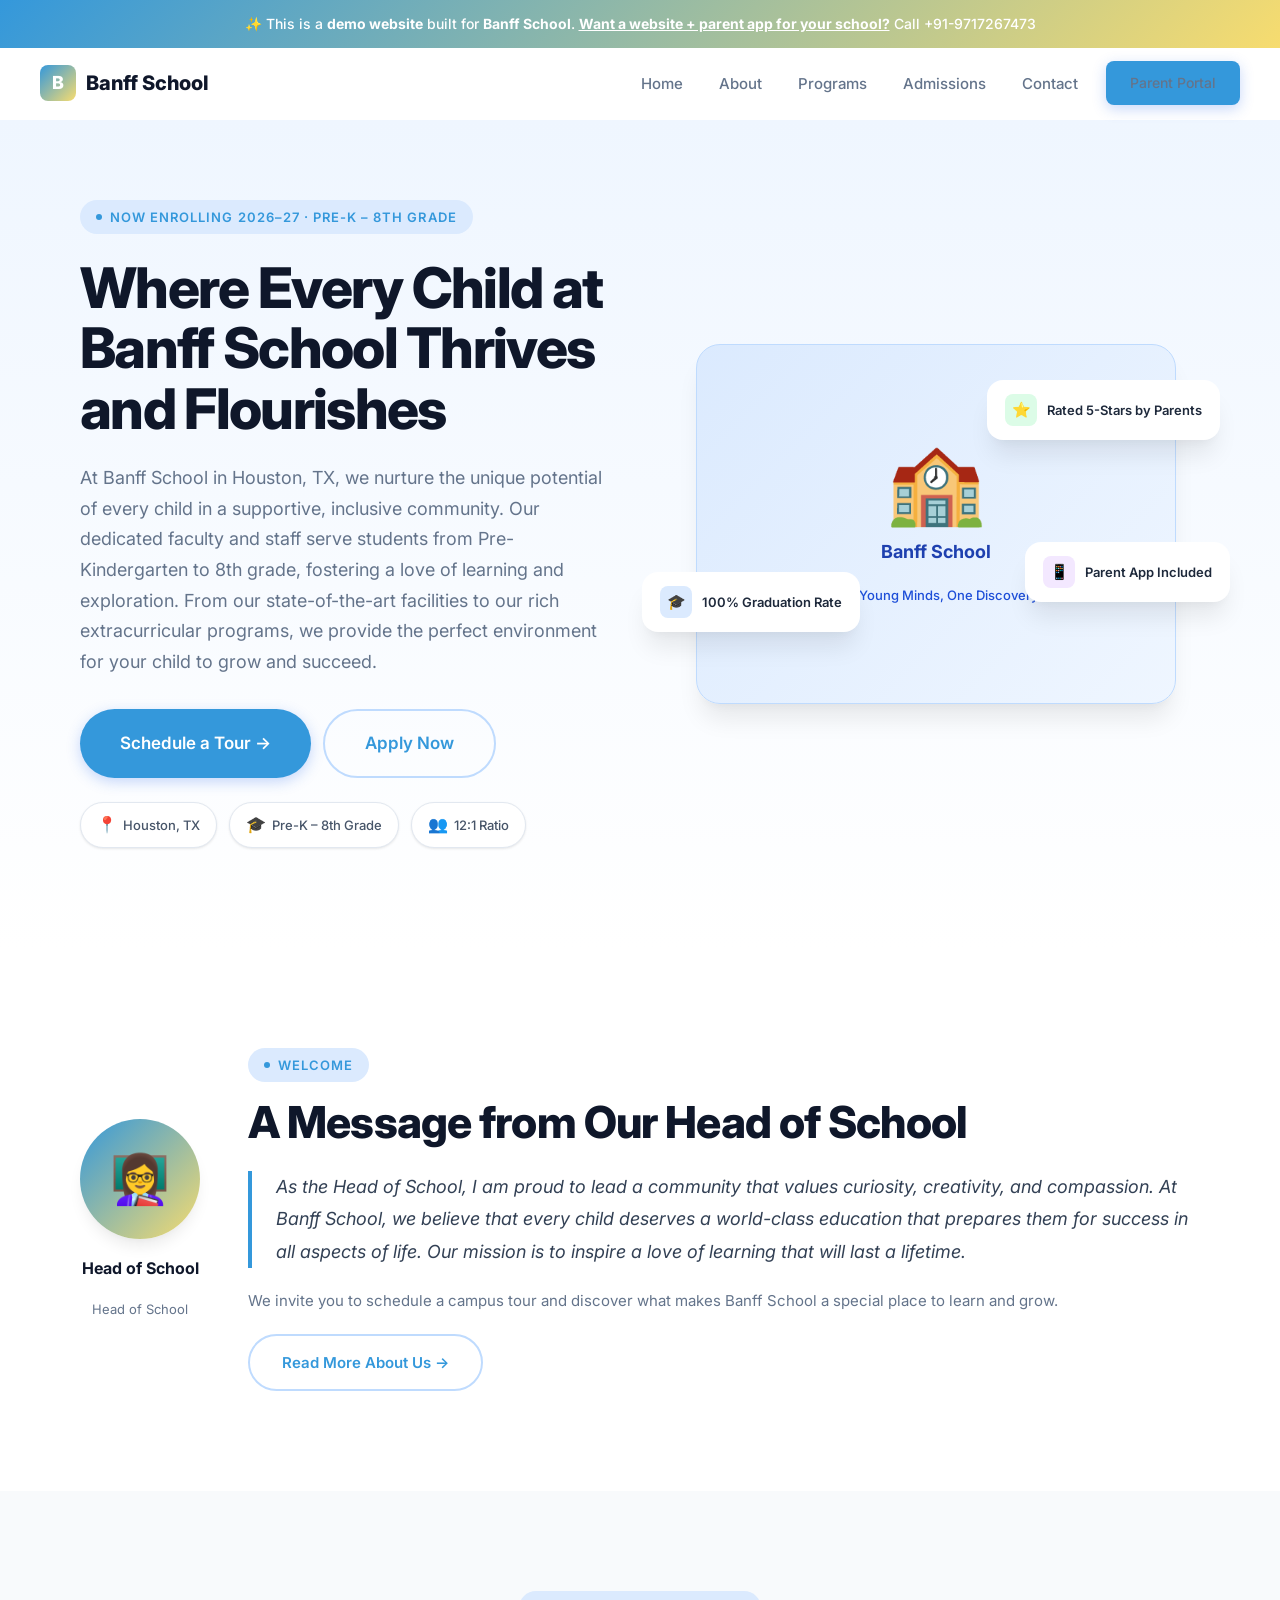
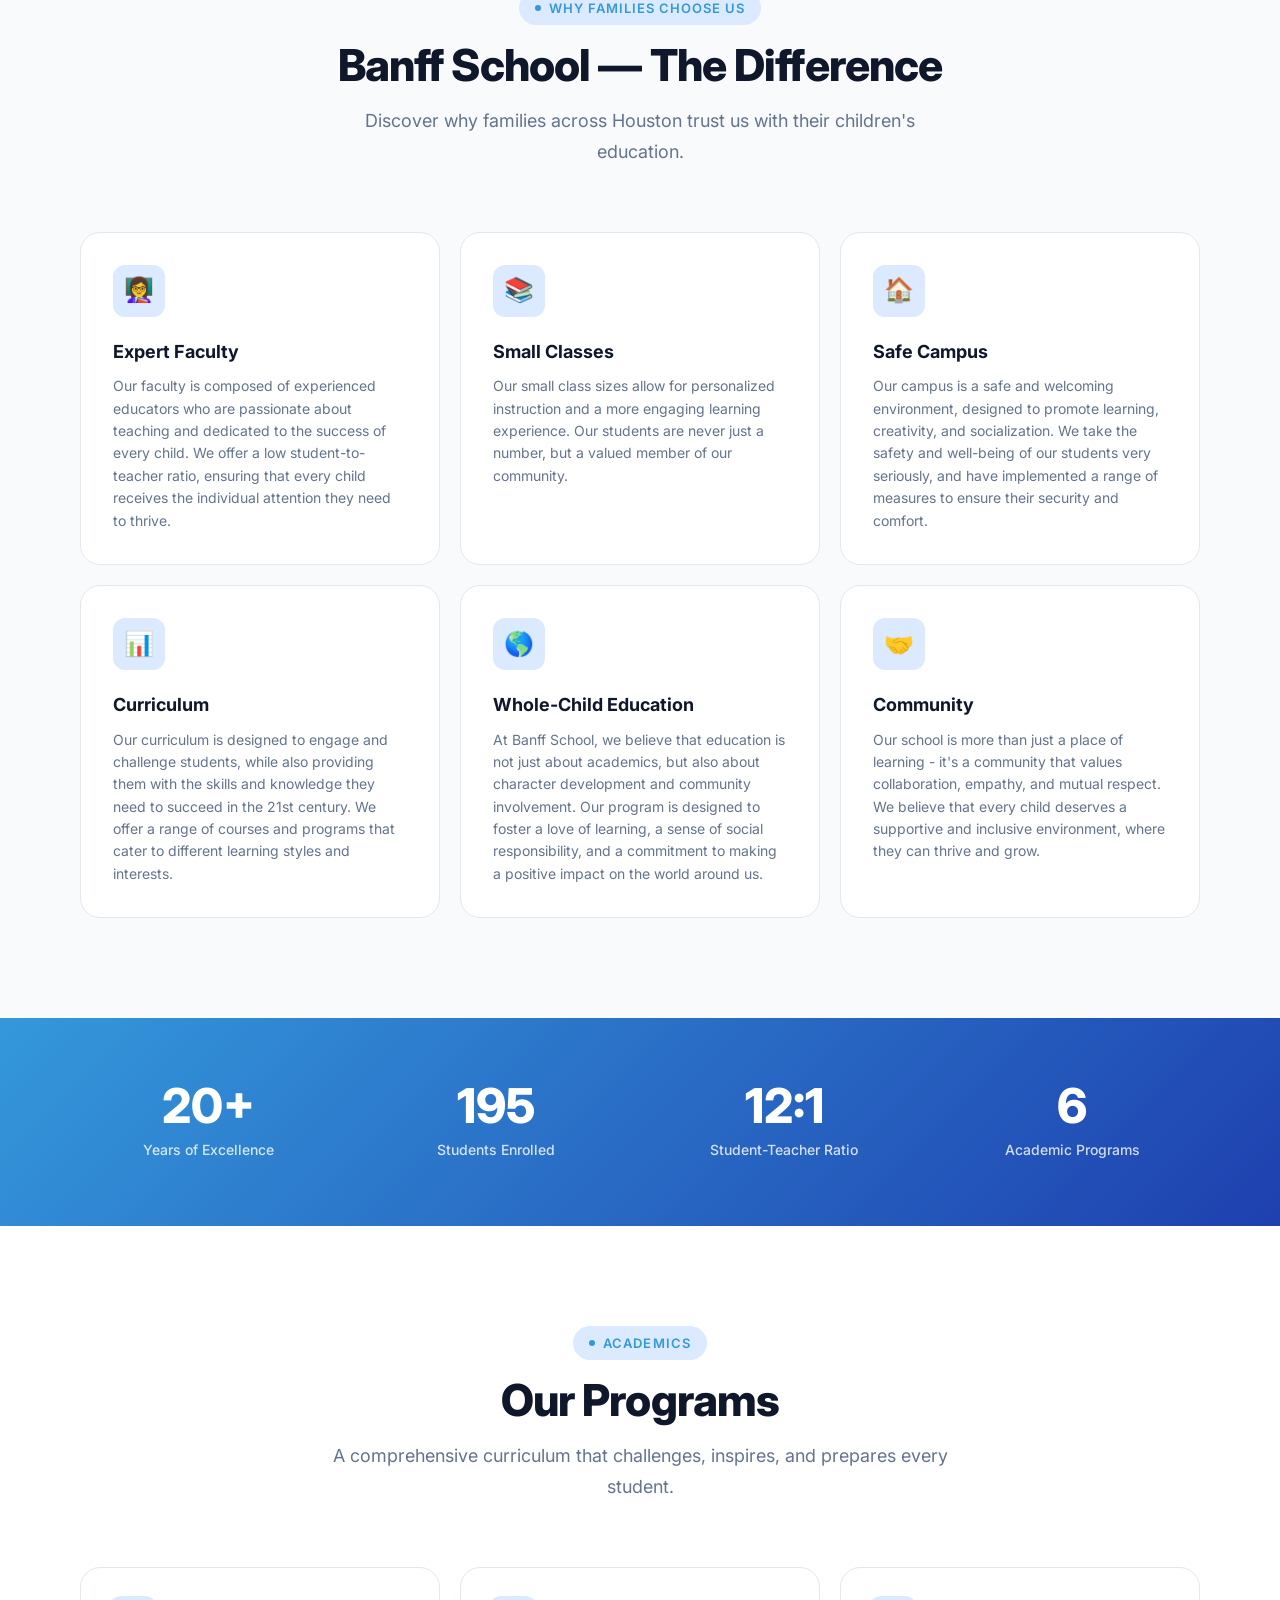
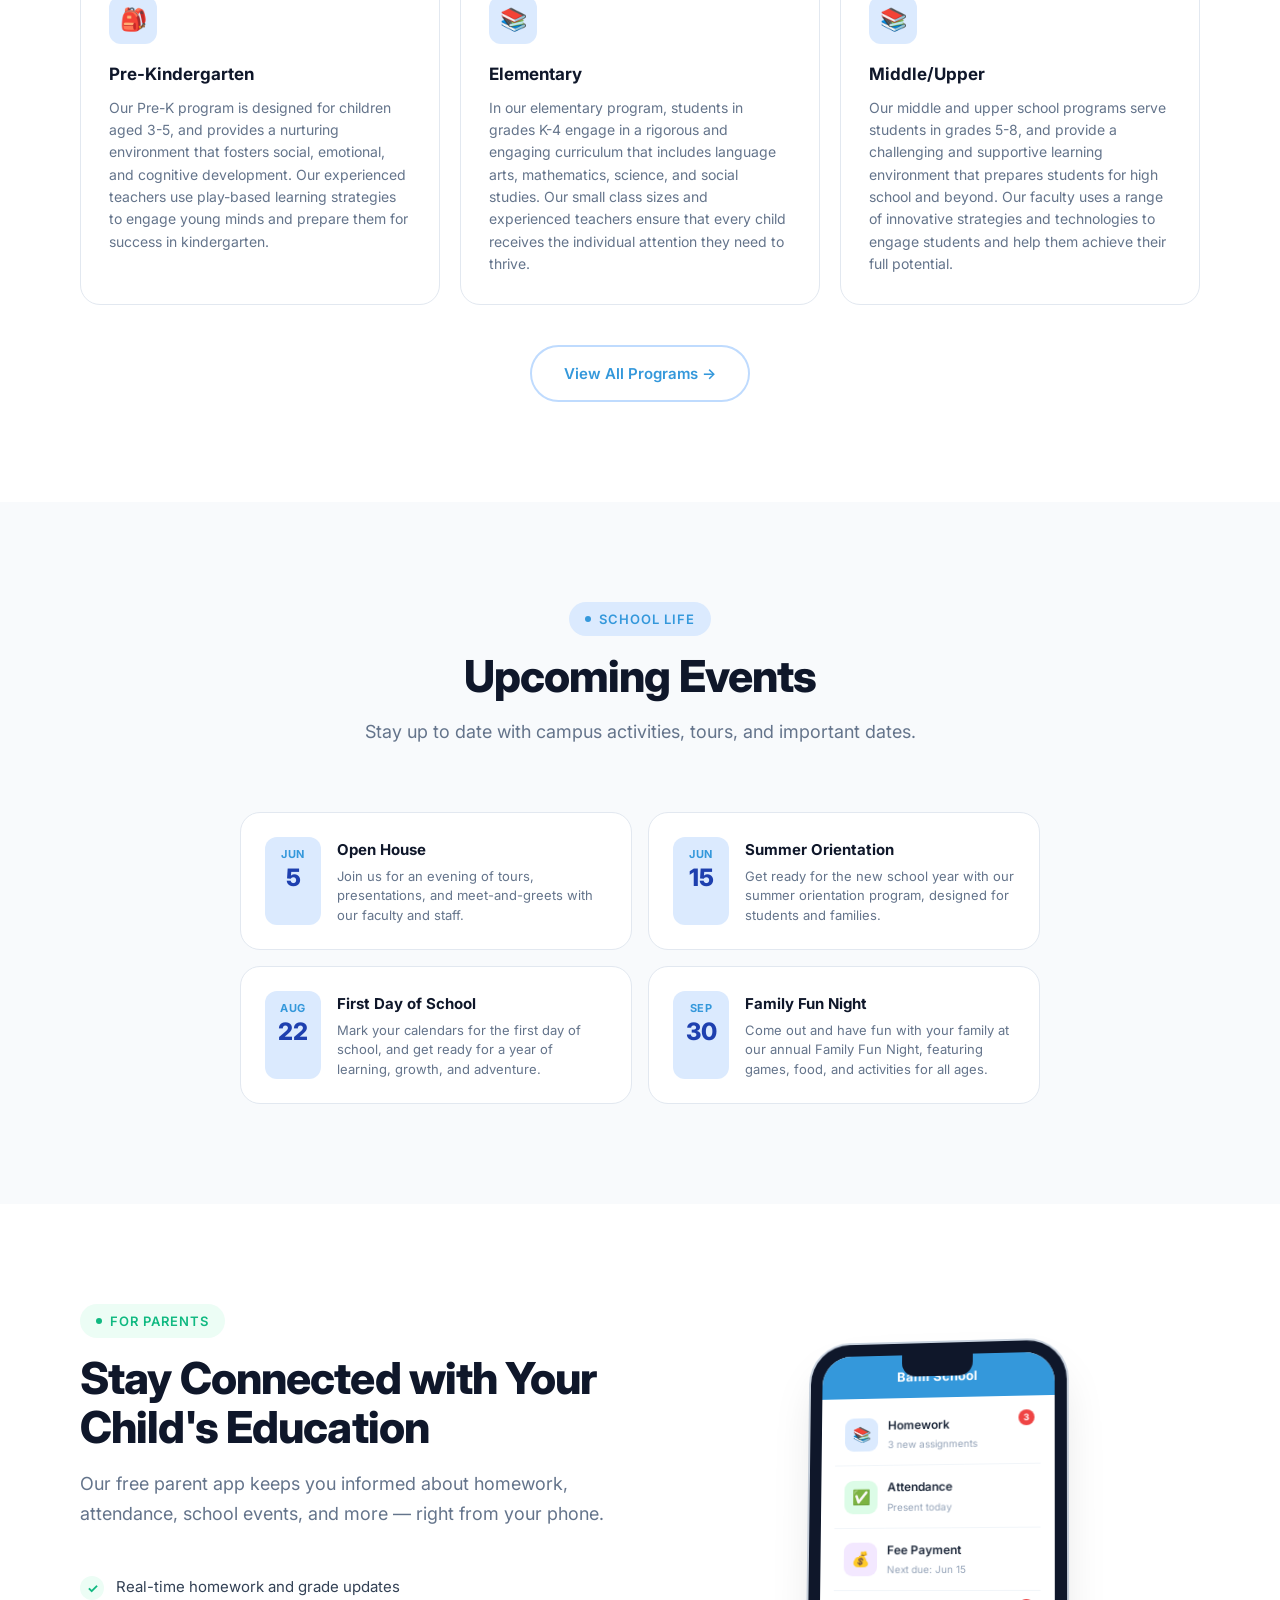
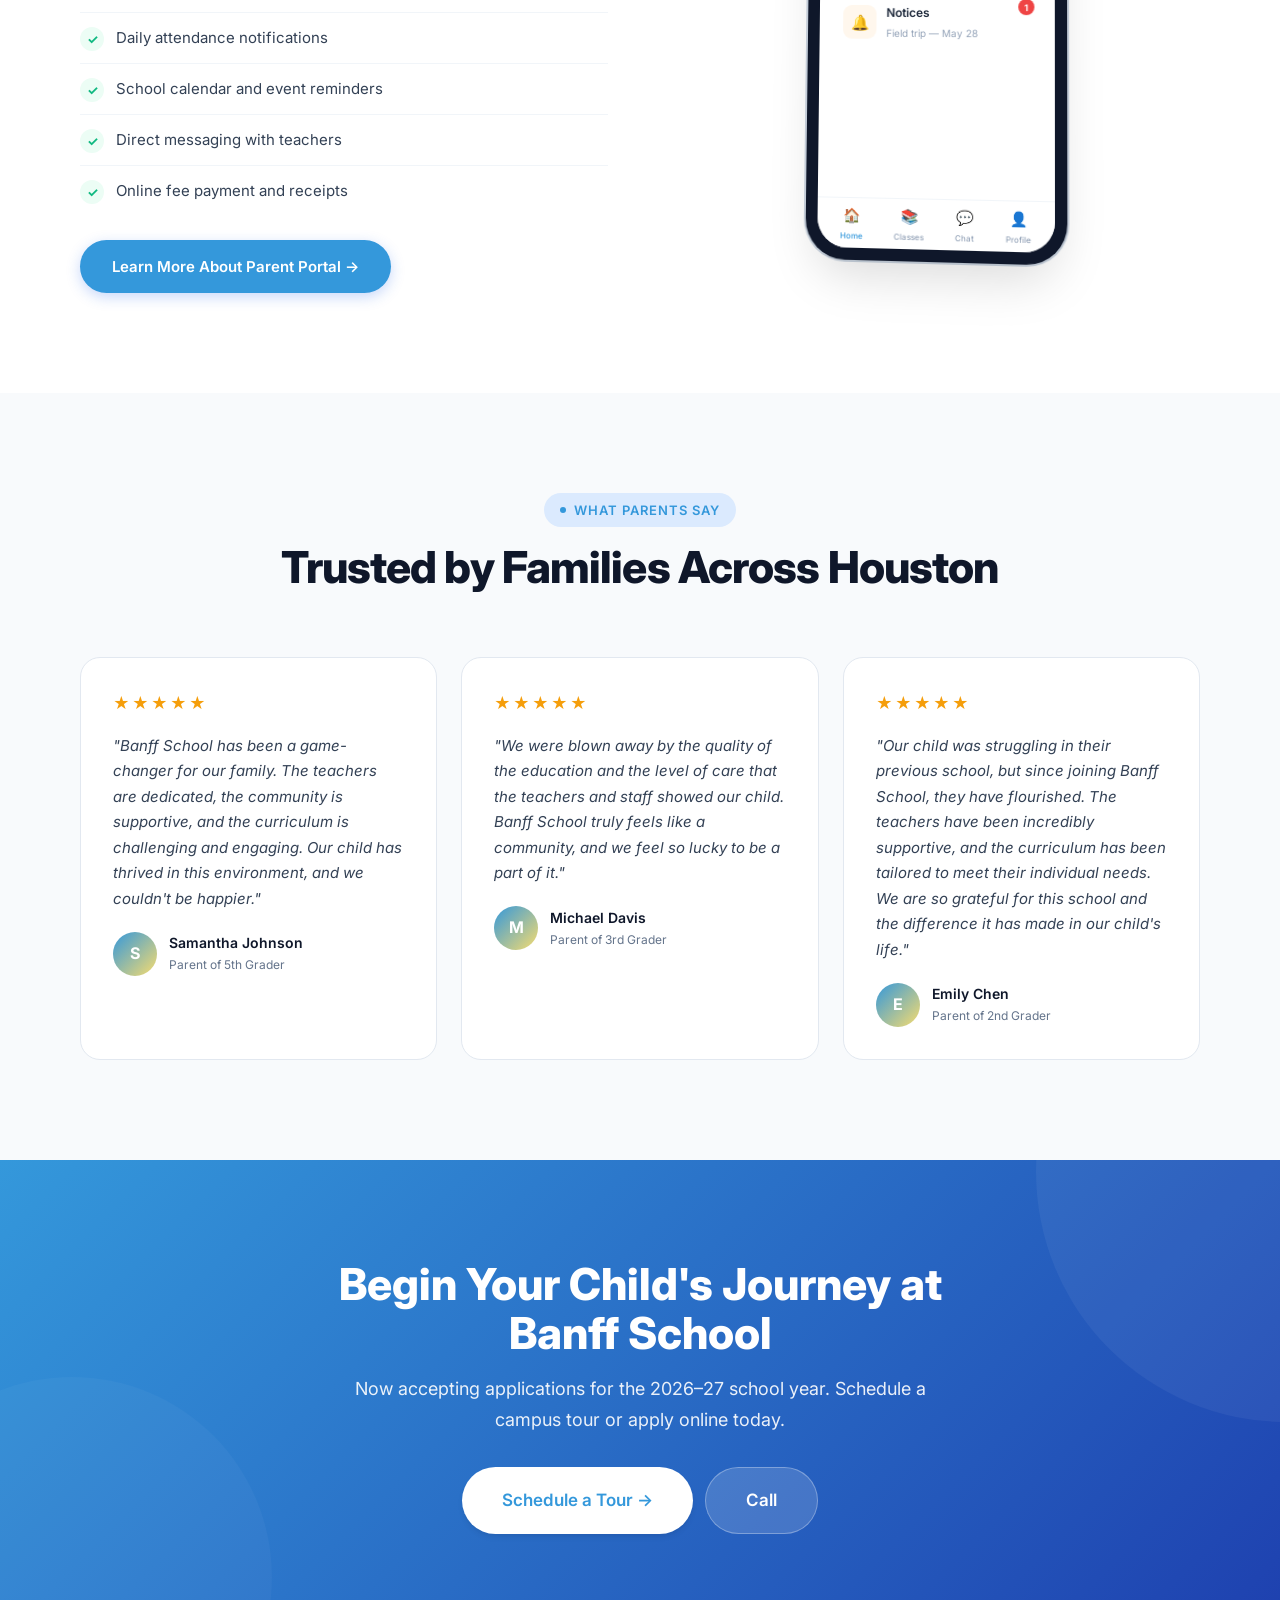
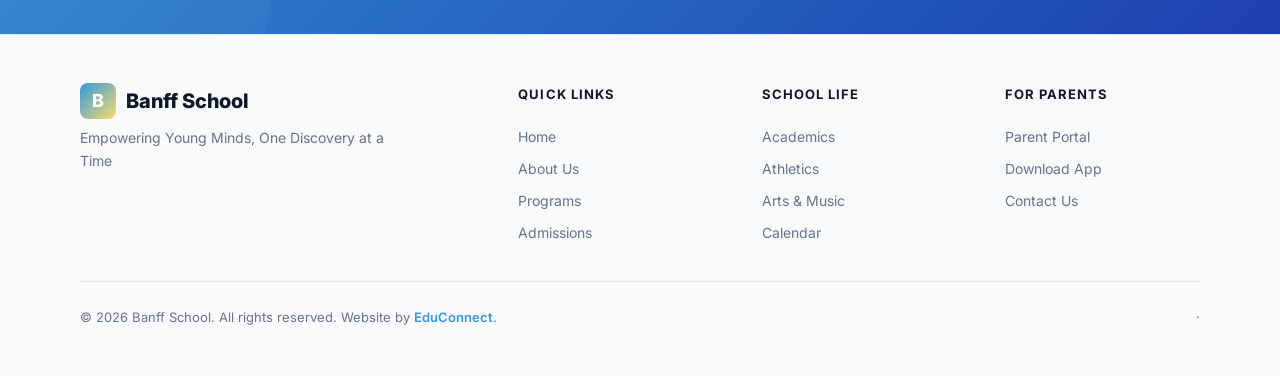
<file: index.html>
<!DOCTYPE html><html lang="en"><head>
  <meta charset="UTF-8"><meta name="viewport" content="width=device-width,initial-scale=1.0">
  <title>Home — Banff School</title>
  <meta name="description" content="Home — Banff School, a premier school in Houston, TX serving Pre-K – 8th Grade.">
  <meta property="og:title" content="Home — Banff School"><meta property="og:type" content="website">
  <link rel="preconnect" href="https://fonts.googleapis.com"><link rel="preconnect" href="https://fonts.gstatic.com" crossorigin>
  <link href="https://fonts.googleapis.com/css2?family=Inter:wght@400;500;600;700;800&display=swap" rel="stylesheet">
  <link rel="stylesheet" href="/styles.css"><script src="/main.js" defer></script>
</head><body><div class="demo-banner">
  ✨ This is a <strong>demo website</strong> built for <strong>Banff School</strong>.
  <a href="mailto:bhupender@myfirststepschool.com">Want a website + parent app for your school?</a> Call +91-9717267473
</div>
<nav class="navbar">
  <a href="/" class="logo"><span class="logo-icon">B</span>Banff School</a>
  <div class="nav-links">
    <a href="/">Home</a>
    <a href="/about.html">About</a>
    <a href="/programs.html">Programs</a>
    <a href="/admissions.html">Admissions</a>
    <a href="/contact.html">Contact</a>
    <a href="/parents.html" class="btn btn-primary" style="padding:10px 24px;font-size:14px">Parent Portal</a>
  </div>
  <button class="hamburger" aria-label="Toggle menu"><span></span><span></span><span></span></button>
</nav><main>
<section class="hero"><div class="container"><div class="hero-inner">
  <div class="hero-content">
    <div class="badge animate-on-scroll mb-6">Now Enrolling 2026–27 · Pre-K – 8th Grade</div>
    <h1 class="heading-xl animate-on-scroll mb-6">Where Every Child at Banff School Thrives and Flourishes</h1>
    <p class="text-lg text-muted animate-on-scroll mb-8">At Banff School in Houston, TX, we nurture the unique potential of every child in a supportive, inclusive community. Our dedicated faculty and staff serve students from Pre-Kindergarten to 8th grade, fostering a love of learning and exploration. From our state-of-the-art facilities to our rich extracurricular programs, we provide the perfect environment for your child to grow and succeed.</p>
    <div class="hero-actions animate-on-scroll">
      <a href="/admissions.html" class="btn btn-primary btn-lg">Schedule a Tour →</a>
      <a href="/admissions.html" class="btn btn-outline btn-lg">Apply Now</a>
    </div>
    <div class="hero-info-cards animate-on-scroll" style="margin-top:24px">
      <div class="info-chip"><span class="ic-icon">📍</span> Houston, TX</div>
      <div class="info-chip"><span class="ic-icon">🎓</span> Pre-K – 8th Grade</div>
      <div class="info-chip"><span class="ic-icon">👥</span> 12:1 Ratio</div>
    </div>
  </div>
  <div class="hero-visual animate-on-scroll">
    <div class="school-illustration"><div class="school-illustration-inner">
      <div class="school-building">🏫</div><h3>Banff School</h3><p>Empowering Young Minds, One Discovery at a Time</p>
    </div></div>
    <div class="float-card card-1"><div class="fc-icon green">⭐</div>Rated 5-Stars by Parents</div>
    <div class="float-card card-2"><div class="fc-icon blue">🎓</div>100% Graduation Rate</div>
    <div class="float-card card-3"><div class="fc-icon purple">📱</div>Parent App Included</div>
  </div>
</div></div></section>

<section class="welcome-section section-padding"><div class="container"><div class="welcome-grid">
  <div class="principal-card animate-on-scroll">
    <div class="principal-avatar">👩‍🏫</div>
    <div class="principal-name">Head of School</div><div class="principal-title">Head of School</div>
  </div>
  <div class="welcome-text animate-on-scroll">
    <div class="badge mb-4">Welcome</div>
    <h2 class="heading-lg mb-6">A Message from Our Head of School</h2>
    <blockquote>As the Head of School, I am proud to lead a community that values curiosity, creativity, and compassion. At Banff School, we believe that every child deserves a world-class education that prepares them for success in all aspects of life. Our mission is to inspire a love of learning that will last a lifetime.</blockquote>
    <p>We invite you to schedule a campus tour and discover what makes Banff School a special place to learn and grow.</p>
    <a href="/about.html" class="btn btn-outline" style="margin-top:20px">Read More About Us →</a>
  </div>
</div></div></section>

<section class="features-section section-padding"><div class="container">
  <div class="text-center mb-16">
    <div class="badge animate-on-scroll mb-4">Why Families Choose Us</div>
    <h2 class="heading-lg animate-on-scroll mb-4">Banff School — The Difference</h2>
    <p class="text-lg text-muted max-w-lg mx-auto animate-on-scroll">Discover why families across Houston trust us with their children's education.</p>
  </div>
  <div class="features-grid">
      <div class="feature-card animate-on-scroll stagger-1">
        <div class="feature-icon">👩‍🏫</div><h3>Expert Faculty</h3><p>Our faculty is composed of experienced educators who are passionate about teaching and dedicated to the success of every child. We offer a low student-to-teacher ratio, ensuring that every child receives the individual attention they need to thrive.</p>
      </div>
      <div class="feature-card animate-on-scroll stagger-2">
        <div class="feature-icon">📚</div><h3>Small Classes</h3><p>Our small class sizes allow for personalized instruction and a more engaging learning experience. Our students are never just a number, but a valued member of our community.</p>
      </div>
      <div class="feature-card animate-on-scroll stagger-3">
        <div class="feature-icon">🏠</div><h3>Safe Campus</h3><p>Our campus is a safe and welcoming environment, designed to promote learning, creativity, and socialization. We take the safety and well-being of our students very seriously, and have implemented a range of measures to ensure their security and comfort.</p>
      </div>
      <div class="feature-card animate-on-scroll stagger-4">
        <div class="feature-icon">📊</div><h3>Curriculum</h3><p>Our curriculum is designed to engage and challenge students, while also providing them with the skills and knowledge they need to succeed in the 21st century. We offer a range of courses and programs that cater to different learning styles and interests.</p>
      </div>
      <div class="feature-card animate-on-scroll stagger-5">
        <div class="feature-icon">🌎</div><h3>Whole-Child Education</h3><p>At Banff School, we believe that education is not just about academics, but also about character development and community involvement. Our program is designed to foster a love of learning, a sense of social responsibility, and a commitment to making a positive impact on the world around us.</p>
      </div>
      <div class="feature-card animate-on-scroll stagger-6">
        <div class="feature-icon">🤝</div><h3>Community</h3><p>Our school is more than just a place of learning - it's a community that values collaboration, empathy, and mutual respect. We believe that every child deserves a supportive and inclusive environment, where they can thrive and grow.</p>
      </div></div>
</div></section>

<section class="stats-section"><div class="container"><div class="stats-grid">
  <div class="animate-on-scroll stagger-1"><div class="stat-value" data-count="20" data-suffix="+">0+</div><div class="stat-label">Years of Excellence</div></div>
  <div class="animate-on-scroll stagger-2"><div class="stat-value" data-count="200">0</div><div class="stat-label">Students Enrolled</div></div>
  <div class="animate-on-scroll stagger-3"><div class="stat-value">12:1</div><div class="stat-label">Student-Teacher Ratio</div></div>
  <div class="animate-on-scroll stagger-4"><div class="stat-value" data-count="6">0</div><div class="stat-label">Academic Programs</div></div>
</div></div></section>

<section class="programs-section section-padding"><div class="container">
  <div class="text-center mb-16">
    <div class="badge animate-on-scroll mb-4">Academics</div>
    <h2 class="heading-lg animate-on-scroll mb-4">Our Programs</h2>
    <p class="text-lg text-muted max-w-lg mx-auto animate-on-scroll">A comprehensive curriculum that challenges, inspires, and prepares every student.</p>
  </div>
  <div class="programs-grid">
      <div class="program-card animate-on-scroll stagger-1">
        <div class="program-icon">🎒</div><h3>Pre-Kindergarten</h3><p>Our Pre-K program is designed for children aged 3-5, and provides a nurturing environment that fosters social, emotional, and cognitive development. Our experienced teachers use play-based learning strategies to engage young minds and prepare them for success in kindergarten.</p>
      </div>
      <div class="program-card animate-on-scroll stagger-2">
        <div class="program-icon">📚</div><h3>Elementary</h3><p>In our elementary program, students in grades K-4 engage in a rigorous and engaging curriculum that includes language arts, mathematics, science, and social studies. Our small class sizes and experienced teachers ensure that every child receives the individual attention they need to thrive.</p>
      </div>
      <div class="program-card animate-on-scroll stagger-3">
        <div class="program-icon">📚</div><h3>Middle/Upper</h3><p>Our middle and upper school programs serve students in grades 5-8, and provide a challenging and supportive learning environment that prepares students for high school and beyond. Our faculty uses a range of innovative strategies and technologies to engage students and help them achieve their full potential.</p>
      </div></div>
  <div class="text-center animate-on-scroll" style="margin-top:40px"><a href="/programs.html" class="btn btn-outline">View All Programs →</a></div>
</div></section>

<section class="events-section section-padding"><div class="container">
  <div class="text-center mb-16">
    <div class="badge animate-on-scroll mb-4">School Life</div>
    <h2 class="heading-lg animate-on-scroll mb-4">Upcoming Events</h2>
    <p class="text-lg text-muted max-w-lg mx-auto animate-on-scroll">Stay up to date with campus activities, tours, and important dates.</p>
  </div>
  <div class="events-grid"><div class="event-card animate-on-scroll stagger-1">
        <div class="event-date"><div class="month">Jun</div><div class="day">5</div></div>
        <div class="event-info"><h4>Open House</h4><p>Join us for an evening of tours, presentations, and meet-and-greets with our faculty and staff.</p></div>
      </div><div class="event-card animate-on-scroll stagger-2">
        <div class="event-date"><div class="month">Jun</div><div class="day">15</div></div>
        <div class="event-info"><h4>Summer Orientation</h4><p>Get ready for the new school year with our summer orientation program, designed for students and families.</p></div>
      </div><div class="event-card animate-on-scroll stagger-3">
        <div class="event-date"><div class="month">Aug</div><div class="day">22</div></div>
        <div class="event-info"><h4>First Day of School</h4><p>Mark your calendars for the first day of school, and get ready for a year of learning, growth, and adventure.</p></div>
      </div><div class="event-card animate-on-scroll stagger-4">
        <div class="event-date"><div class="month">Sep</div><div class="day">30</div></div>
        <div class="event-info"><h4>Family Fun Night</h4><p>Come out and have fun with your family at our annual Family Fun Night, featuring games, food, and activities for all ages.</p></div>
      </div></div>
</div></section>

<section class="portal-section section-padding"><div class="container"><div class="portal-grid">
  <div>
    <div class="badge accent animate-on-scroll mb-4">For Parents</div>
    <h2 class="heading-lg animate-on-scroll mb-4">Stay Connected with Your Child's Education</h2>
    <p class="text-lg text-muted animate-on-scroll mb-8">Our free parent app keeps you informed about homework, attendance, school events, and more — right from your phone.</p>
    <ul class="portal-features animate-on-scroll">
      <li><span class="pf-icon">✓</span>Real-time homework and grade updates</li>
      <li><span class="pf-icon">✓</span>Daily attendance notifications</li>
      <li><span class="pf-icon">✓</span>School calendar and event reminders</li>
      <li><span class="pf-icon">✓</span>Direct messaging with teachers</li>
      <li><span class="pf-icon">✓</span>Online fee payment and receipts</li>
    </ul>
    <a href="/parents.html" class="btn btn-primary animate-on-scroll" style="margin-top:24px">Learn More About Parent Portal →</a>
  </div>
  <div class="animate-on-scroll" style="display:flex;justify-content:center">
    <div class="phone-mockup"><div class="phone-screen">
      <div class="phone-status-bar">Banff School</div>
      <div class="phone-screen-content">
        <div class="phone-nav-item"><div class="phone-nav-icon blue">📚</div><div><div class="phone-nav-label">Homework</div><div class="phone-nav-sub">3 new assignments</div></div><div class="phone-badge">3</div></div>
        <div class="phone-nav-item"><div class="phone-nav-icon green">✅</div><div><div class="phone-nav-label">Attendance</div><div class="phone-nav-sub">Present today</div></div></div>
        <div class="phone-nav-item"><div class="phone-nav-icon purple">💰</div><div><div class="phone-nav-label">Fee Payment</div><div class="phone-nav-sub">Next due: Jun 15</div></div></div>
        <div class="phone-nav-item"><div class="phone-nav-icon orange">🔔</div><div><div class="phone-nav-label">Notices</div><div class="phone-nav-sub">Field trip — May 28</div></div><div class="phone-badge">1</div></div>
      </div>
      <div class="phone-bottom-bar">
        <div class="phone-tab active"><div style="font-size:14px">🏠</div>Home</div>
        <div class="phone-tab"><div style="font-size:14px">📚</div>Classes</div>
        <div class="phone-tab"><div style="font-size:14px">💬</div>Chat</div>
        <div class="phone-tab"><div style="font-size:14px">👤</div>Profile</div>
      </div>
    </div></div>
  </div>
</div></div></section>

<section class="testimonials-section section-padding"><div class="container">
  <div class="text-center mb-16">
    <div class="badge animate-on-scroll mb-4">What Parents Say</div>
    <h2 class="heading-lg animate-on-scroll mb-4">Trusted by Families Across Houston</h2>
  </div>
  <div class="testimonials-grid">
      <div class="testimonial-card animate-on-scroll stagger-1">
        <div class="stars"><span class="star">★</span><span class="star">★</span><span class="star">★</span><span class="star">★</span><span class="star">★</span></div>
        <p class="testimonial-text">"Banff School has been a game-changer for our family. The teachers are dedicated, the community is supportive, and the curriculum is challenging and engaging. Our child has thrived in this environment, and we couldn't be happier."</p>
        <div class="testimonial-author"><div class="author-avatar">S</div>
        <div class="author-info"><div class="author-name">Samantha Johnson</div><div class="author-role">Parent of 5th Grader</div></div></div>
      </div>
      <div class="testimonial-card animate-on-scroll stagger-2">
        <div class="stars"><span class="star">★</span><span class="star">★</span><span class="star">★</span><span class="star">★</span><span class="star">★</span></div>
        <p class="testimonial-text">"We were blown away by the quality of the education and the level of care that the teachers and staff showed our child. Banff School truly feels like a community, and we feel so lucky to be a part of it."</p>
        <div class="testimonial-author"><div class="author-avatar">M</div>
        <div class="author-info"><div class="author-name">Michael Davis</div><div class="author-role">Parent of 3rd Grader</div></div></div>
      </div>
      <div class="testimonial-card animate-on-scroll stagger-3">
        <div class="stars"><span class="star">★</span><span class="star">★</span><span class="star">★</span><span class="star">★</span><span class="star">★</span></div>
        <p class="testimonial-text">"Our child was struggling in their previous school, but since joining Banff School, they have flourished. The teachers have been incredibly supportive, and the curriculum has been tailored to meet their individual needs. We are so grateful for this school and the difference it has made in our child's life."</p>
        <div class="testimonial-author"><div class="author-avatar">E</div>
        <div class="author-info"><div class="author-name">Emily Chen</div><div class="author-role">Parent of 2nd Grader</div></div></div>
      </div></div>
</div></section>

<section class="cta-section"><div class="container"><div class="cta-content animate-on-scroll">
  <h2>Begin Your Child's Journey at Banff School</h2>
  <p>Now accepting applications for the 2026–27 school year. Schedule a campus tour or apply online today.</p>
  <div class="cta-actions">
    <a href="/admissions.html" class="btn btn-white btn-lg">Schedule a Tour →</a>
    <a href="tel:" class="btn btn-lg" style="background:rgba(255,255,255,.15);color:white;border:1px solid rgba(255,255,255,.3)">Call </a>
  </div>
</div></div></section>
</main><footer class="footer">
  <div class="container">
    <div class="footer-grid">
      <div class="footer-brand">
        <div class="logo" style="margin-bottom:8px"><span class="logo-icon">B</span>Banff School</div>
        <p>Empowering Young Minds, One Discovery at a Time</p>
        <p style="margin-top:12px;font-size:13px"></p>
      </div>
      <div class="footer-col"><h4>Quick Links</h4><a href="/">Home</a><a href="/about.html">About Us</a><a href="/programs.html">Programs</a><a href="/admissions.html">Admissions</a></div>
      <div class="footer-col"><h4>School Life</h4><a href="/programs.html">Academics</a><a href="/programs.html">Athletics</a><a href="/programs.html">Arts &amp; Music</a><a href="/contact.html">Calendar</a></div>
      <div class="footer-col"><h4>For Parents</h4><a href="/parents.html">Parent Portal</a><a href="/parents.html">Download App</a><a href="/contact.html">Contact Us</a><a href="tel:"></a></div>
    </div>
    <div class="footer-bottom">
      <p>&copy; 2026 Banff School. All rights reserved. Website by <a href="mailto:bhupender@myfirststepschool.com">EduConnect</a>.</p>
      <p> &middot; <a href="mailto:"></a></p>
    </div>
  </div>
</footer></body></html>
</file>
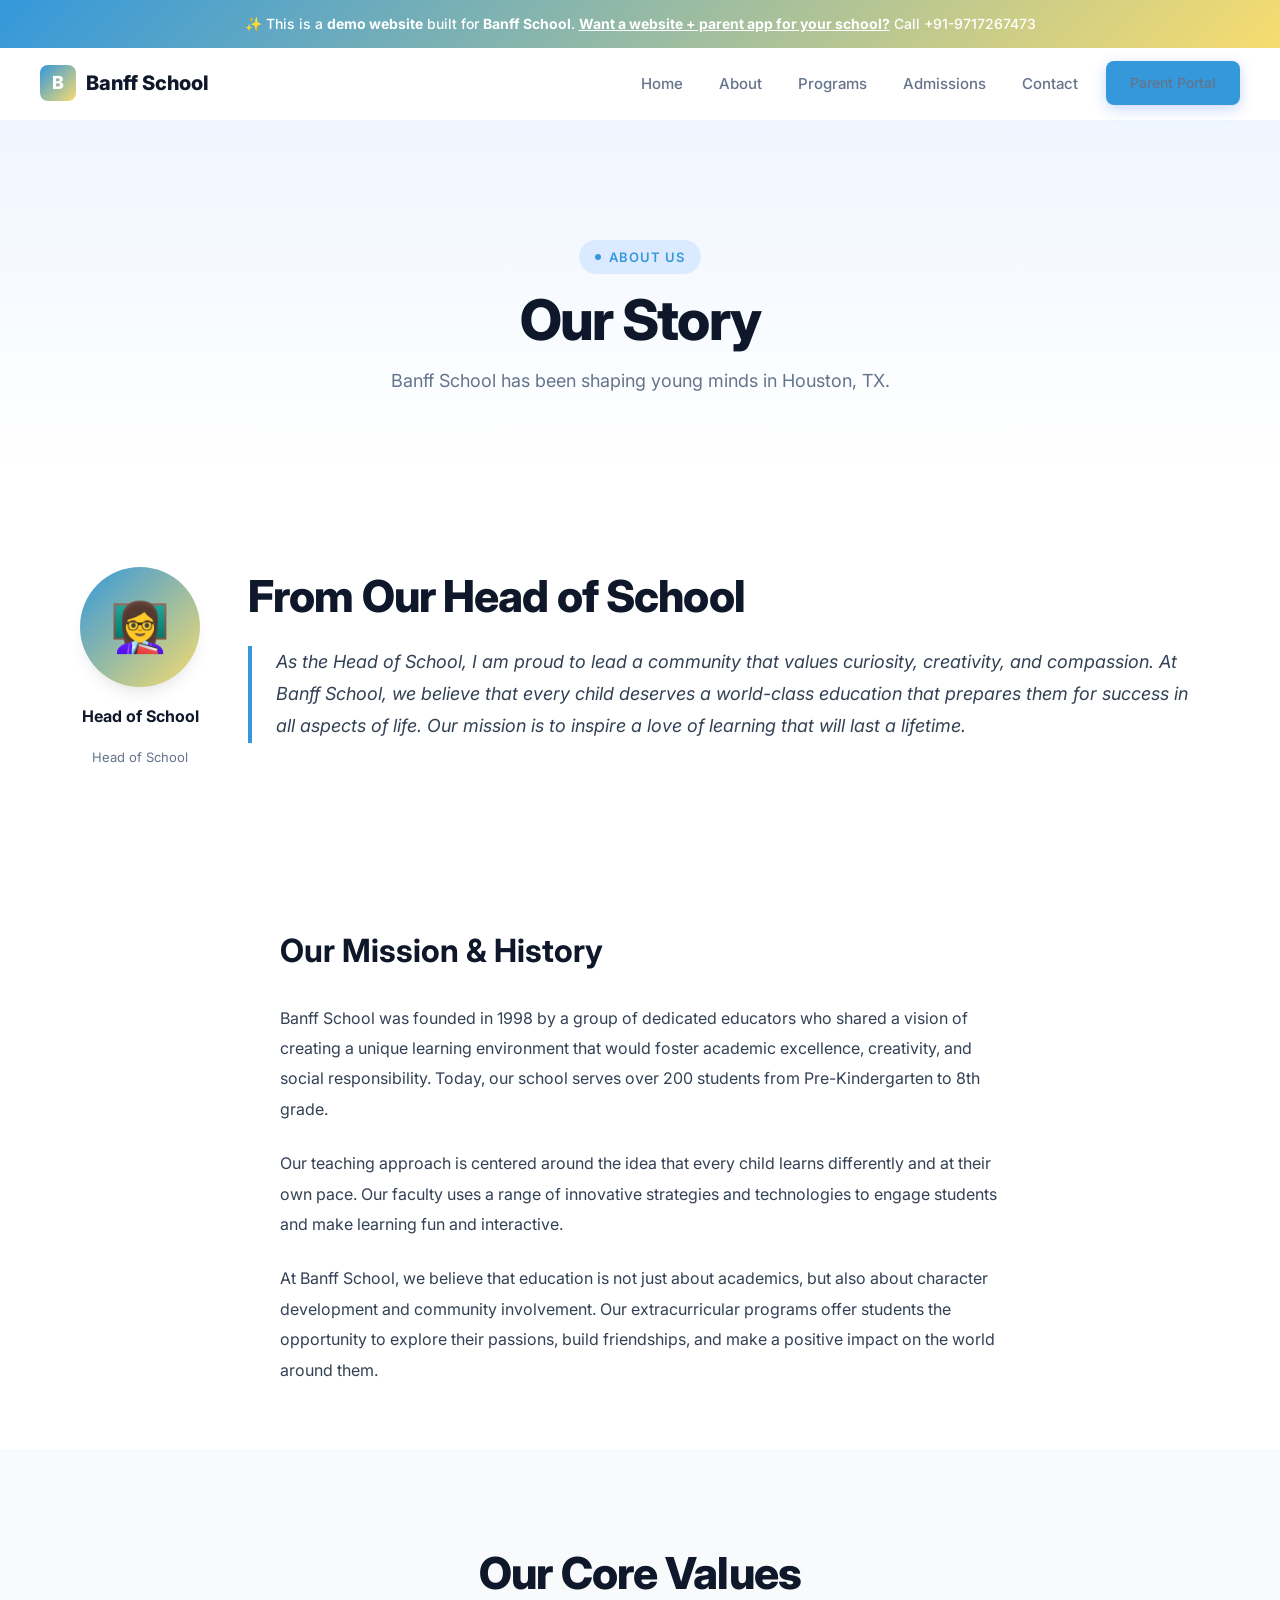
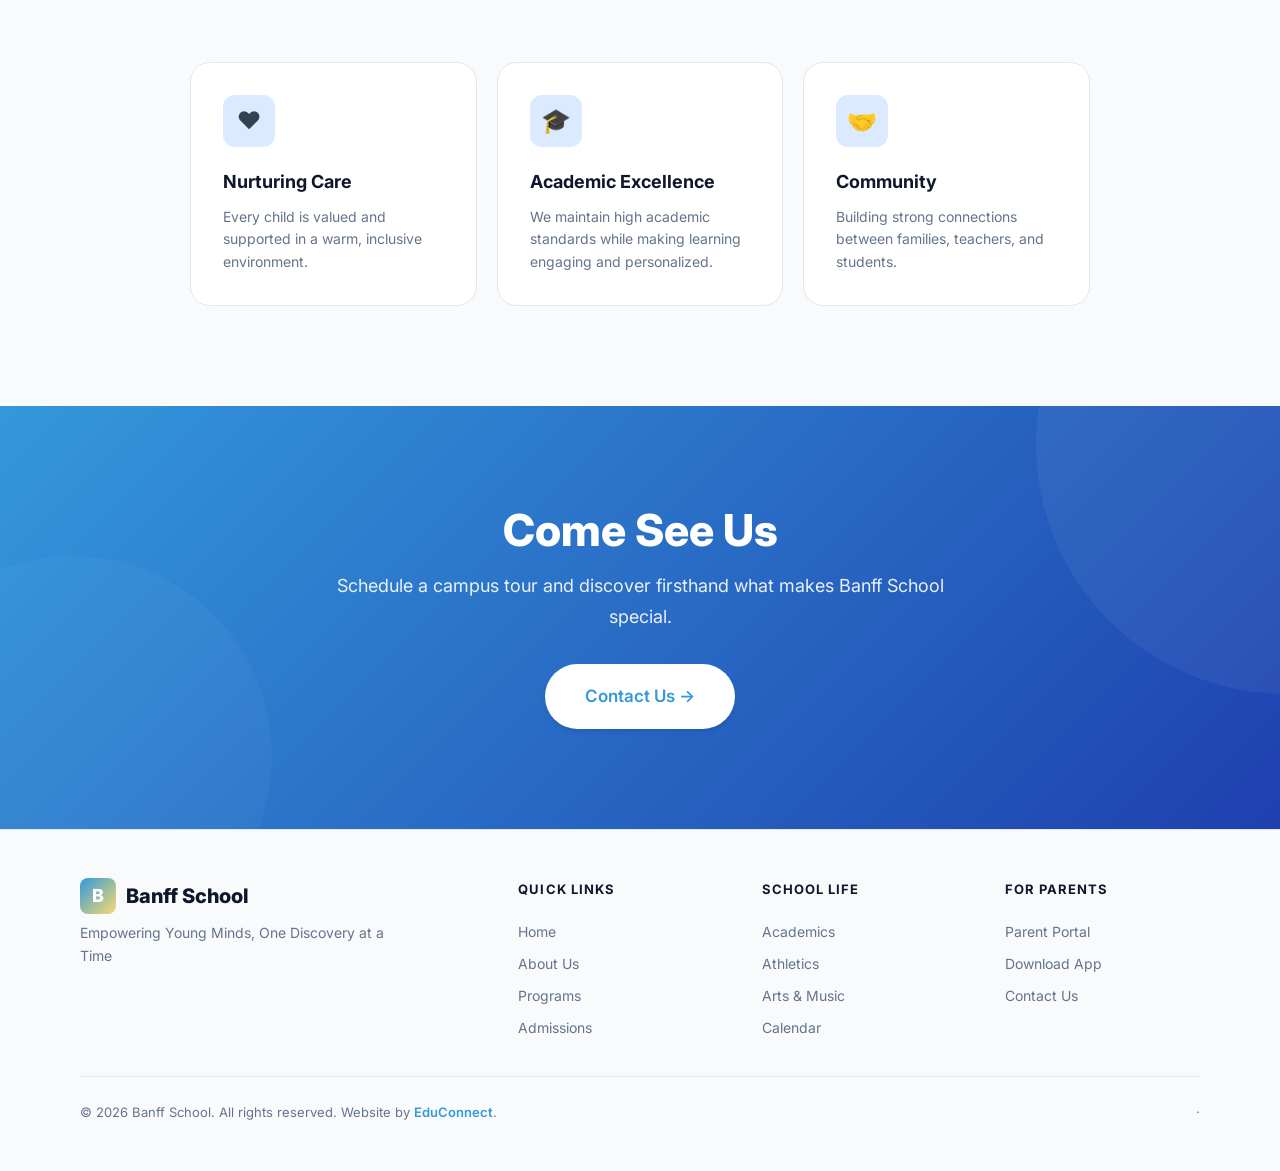
<file: about.html>
<!DOCTYPE html><html lang="en"><head>
  <meta charset="UTF-8"><meta name="viewport" content="width=device-width,initial-scale=1.0">
  <title>About Us — Banff School</title>
  <meta name="description" content="About Us — Banff School, a premier school in Houston, TX serving Pre-K – 8th Grade.">
  <meta property="og:title" content="About Us — Banff School"><meta property="og:type" content="website">
  <link rel="preconnect" href="https://fonts.googleapis.com"><link rel="preconnect" href="https://fonts.gstatic.com" crossorigin>
  <link href="https://fonts.googleapis.com/css2?family=Inter:wght@400;500;600;700;800&display=swap" rel="stylesheet">
  <link rel="stylesheet" href="/styles.css"><script src="/main.js" defer></script>
</head><body><div class="demo-banner">
  ✨ This is a <strong>demo website</strong> built for <strong>Banff School</strong>.
  <a href="mailto:bhupender@myfirststepschool.com">Want a website + parent app for your school?</a> Call +91-9717267473
</div>
<nav class="navbar">
  <a href="/" class="logo"><span class="logo-icon">B</span>Banff School</a>
  <div class="nav-links">
    <a href="/">Home</a>
    <a href="/about.html">About</a>
    <a href="/programs.html">Programs</a>
    <a href="/admissions.html">Admissions</a>
    <a href="/contact.html">Contact</a>
    <a href="/parents.html" class="btn btn-primary" style="padding:10px 24px;font-size:14px">Parent Portal</a>
  </div>
  <button class="hamburger" aria-label="Toggle menu"><span></span><span></span><span></span></button>
</nav><main>
<section class="page-hero"><div class="container">
  <div class="badge animate-on-scroll mb-4">About Us</div>
  <h1 class="heading-xl animate-on-scroll mb-4">Our Story</h1>
  <p class="text-lg text-muted max-w-lg mx-auto animate-on-scroll">Banff School has been shaping young minds in Houston, TX.</p>
</div></section>
<section class="welcome-section section-padding"><div class="container"><div class="welcome-grid">
  <div class="principal-card animate-on-scroll">
    <div class="principal-avatar">👩‍🏫</div>
    <div class="principal-name">Head of School</div><div class="principal-title">Head of School</div>
  </div>
  <div class="welcome-text animate-on-scroll">
    <h2 class="heading-lg mb-6">From Our Head of School</h2>
    <blockquote>As the Head of School, I am proud to lead a community that values curiosity, creativity, and compassion. At Banff School, we believe that every child deserves a world-class education that prepares them for success in all aspects of life. Our mission is to inspire a love of learning that will last a lifetime.</blockquote>
  </div>
</div></div></section>
<section class="content-section"><div class="container">
  <h2 class="heading-md animate-on-scroll mb-8">Our Mission &amp; History</h2>
  <p class="animate-on-scroll">Banff School was founded in 1998 by a group of dedicated educators who shared a vision of creating a unique learning environment that would foster academic excellence, creativity, and social responsibility. Today, our school serves over 200 students from Pre-Kindergarten to 8th grade.</p>
<p class="animate-on-scroll">Our teaching approach is centered around the idea that every child learns differently and at their own pace. Our faculty uses a range of innovative strategies and technologies to engage students and make learning fun and interactive.</p>
<p class="animate-on-scroll">At Banff School, we believe that education is not just about academics, but also about character development and community involvement. Our extracurricular programs offer students the opportunity to explore their passions, build friendships, and make a positive impact on the world around them.</p>
</div></section>
<section class="features-section section-padding"><div class="container">
  <div class="text-center mb-16"><h2 class="heading-lg animate-on-scroll mb-4">Our Core Values</h2></div>
  <div class="features-grid" style="max-width:900px;margin:0 auto">
    <div class="feature-card animate-on-scroll stagger-1"><div class="feature-icon">❤️</div><h3>Nurturing Care</h3><p>Every child is valued and supported in a warm, inclusive environment.</p></div>
    <div class="feature-card animate-on-scroll stagger-2"><div class="feature-icon">🎓</div><h3>Academic Excellence</h3><p>We maintain high academic standards while making learning engaging and personalized.</p></div>
    <div class="feature-card animate-on-scroll stagger-3"><div class="feature-icon">🤝</div><h3>Community</h3><p>Building strong connections between families, teachers, and students.</p></div>
  </div>
</div></section>
<section class="cta-section"><div class="container"><div class="cta-content animate-on-scroll">
  <h2>Come See Us</h2>
  <p>Schedule a campus tour and discover firsthand what makes Banff School special.</p>
  <div class="cta-actions"><a href="/contact.html" class="btn btn-white btn-lg">Contact Us →</a></div>
</div></div></section>
</main><footer class="footer">
  <div class="container">
    <div class="footer-grid">
      <div class="footer-brand">
        <div class="logo" style="margin-bottom:8px"><span class="logo-icon">B</span>Banff School</div>
        <p>Empowering Young Minds, One Discovery at a Time</p>
        <p style="margin-top:12px;font-size:13px"></p>
      </div>
      <div class="footer-col"><h4>Quick Links</h4><a href="/">Home</a><a href="/about.html">About Us</a><a href="/programs.html">Programs</a><a href="/admissions.html">Admissions</a></div>
      <div class="footer-col"><h4>School Life</h4><a href="/programs.html">Academics</a><a href="/programs.html">Athletics</a><a href="/programs.html">Arts &amp; Music</a><a href="/contact.html">Calendar</a></div>
      <div class="footer-col"><h4>For Parents</h4><a href="/parents.html">Parent Portal</a><a href="/parents.html">Download App</a><a href="/contact.html">Contact Us</a><a href="tel:"></a></div>
    </div>
    <div class="footer-bottom">
      <p>&copy; 2026 Banff School. All rights reserved. Website by <a href="mailto:bhupender@myfirststepschool.com">EduConnect</a>.</p>
      <p> &middot; <a href="mailto:"></a></p>
    </div>
  </div>
</footer></body></html>
</file>
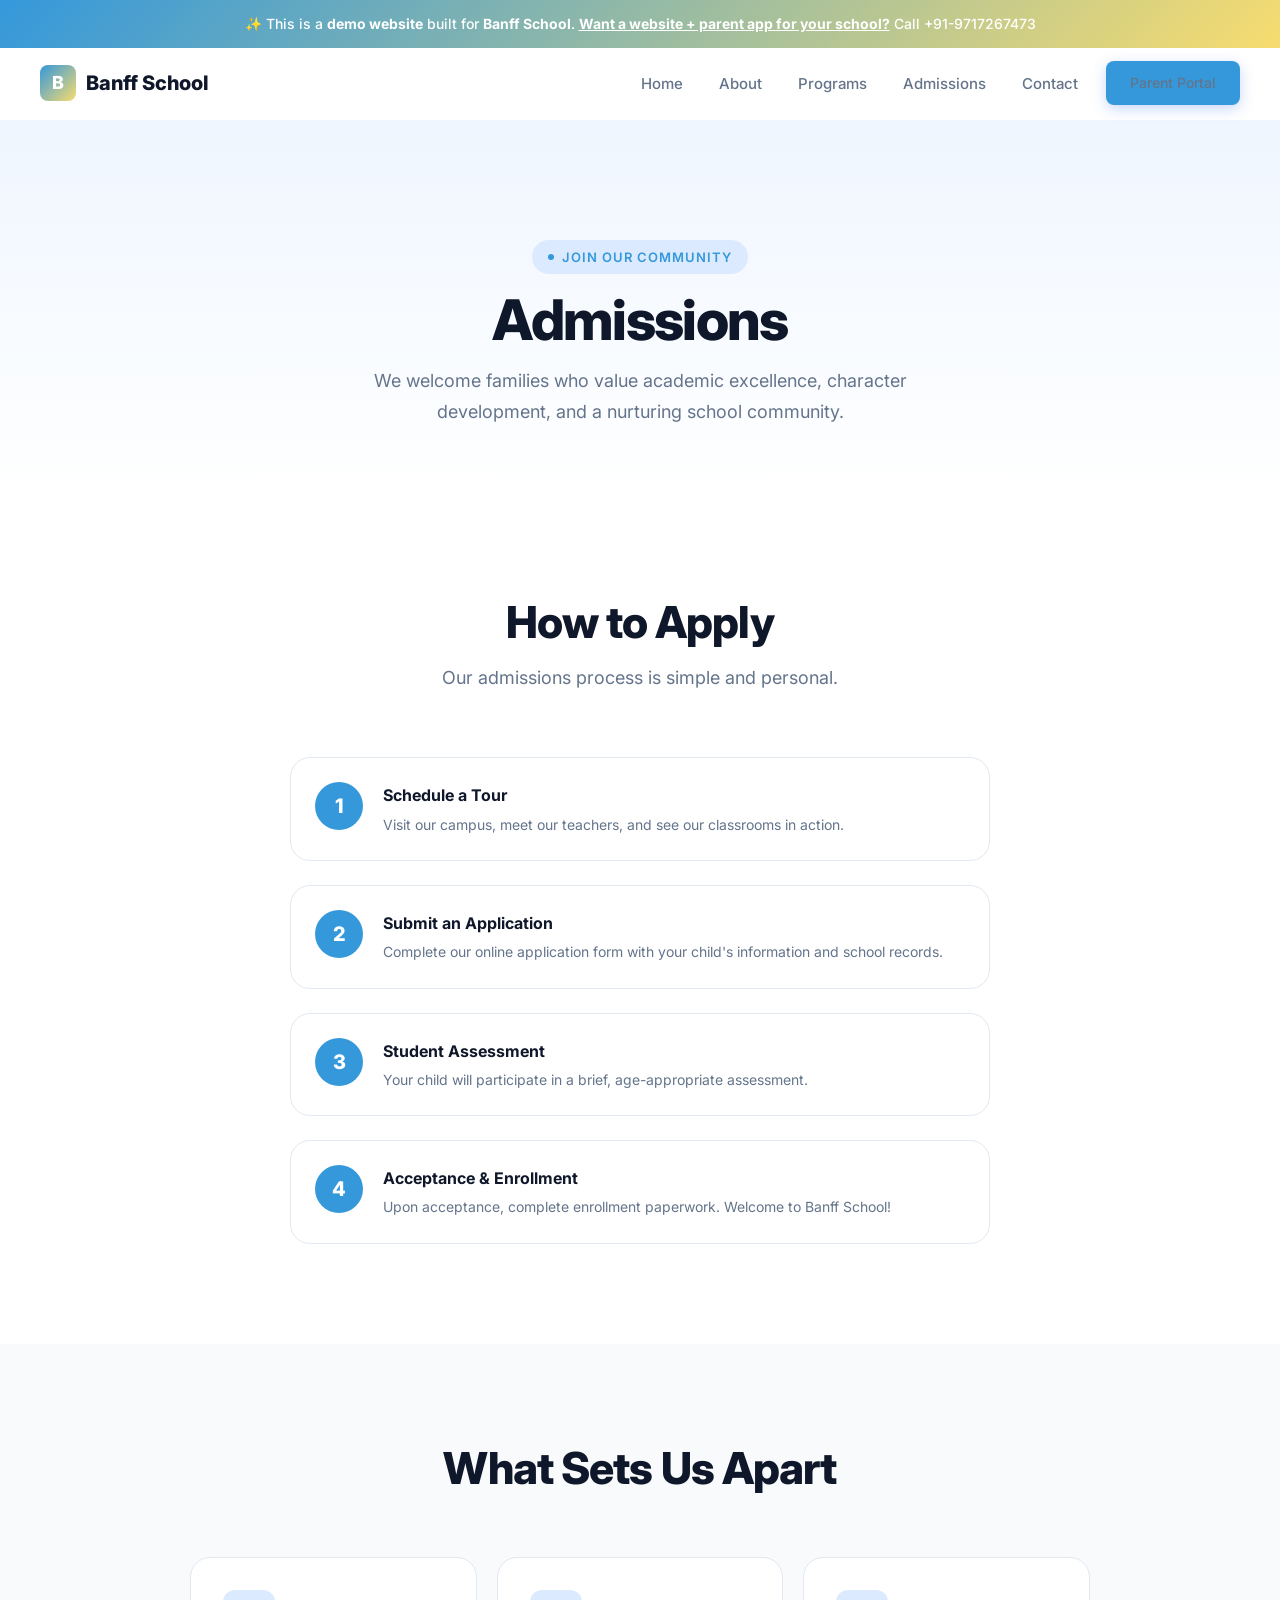
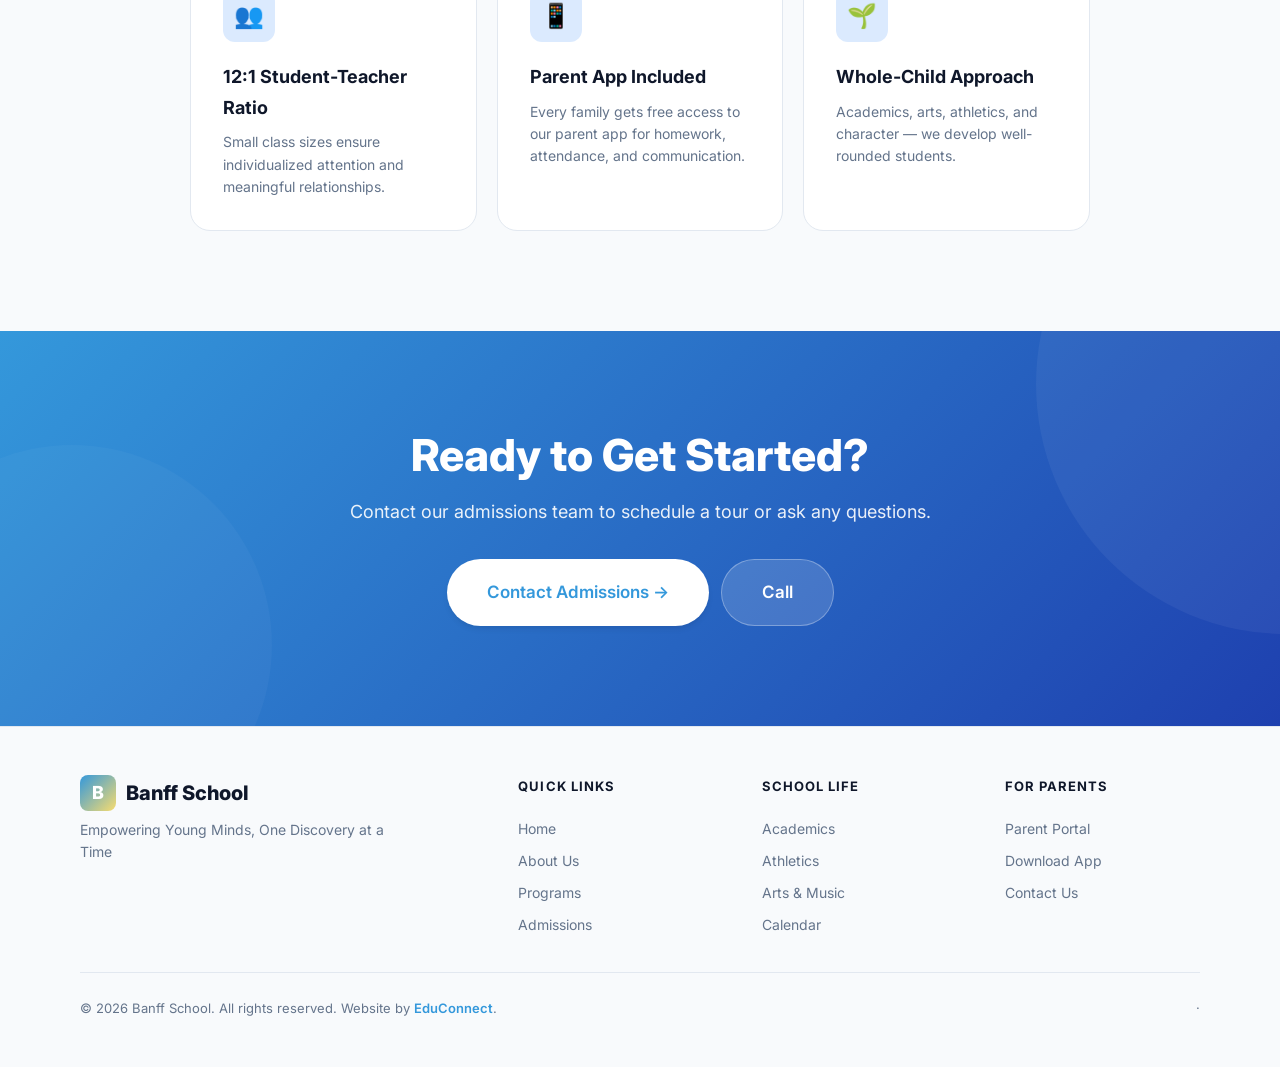
<file: admissions.html>
<!DOCTYPE html><html lang="en"><head>
  <meta charset="UTF-8"><meta name="viewport" content="width=device-width,initial-scale=1.0">
  <title>Admissions — Banff School</title>
  <meta name="description" content="Admissions — Banff School, a premier school in Houston, TX serving Pre-K – 8th Grade.">
  <meta property="og:title" content="Admissions — Banff School"><meta property="og:type" content="website">
  <link rel="preconnect" href="https://fonts.googleapis.com"><link rel="preconnect" href="https://fonts.gstatic.com" crossorigin>
  <link href="https://fonts.googleapis.com/css2?family=Inter:wght@400;500;600;700;800&display=swap" rel="stylesheet">
  <link rel="stylesheet" href="/styles.css"><script src="/main.js" defer></script>
</head><body><div class="demo-banner">
  ✨ This is a <strong>demo website</strong> built for <strong>Banff School</strong>.
  <a href="mailto:bhupender@myfirststepschool.com">Want a website + parent app for your school?</a> Call +91-9717267473
</div>
<nav class="navbar">
  <a href="/" class="logo"><span class="logo-icon">B</span>Banff School</a>
  <div class="nav-links">
    <a href="/">Home</a>
    <a href="/about.html">About</a>
    <a href="/programs.html">Programs</a>
    <a href="/admissions.html">Admissions</a>
    <a href="/contact.html">Contact</a>
    <a href="/parents.html" class="btn btn-primary" style="padding:10px 24px;font-size:14px">Parent Portal</a>
  </div>
  <button class="hamburger" aria-label="Toggle menu"><span></span><span></span><span></span></button>
</nav><main>
<section class="page-hero"><div class="container">
  <div class="badge animate-on-scroll mb-4">Join Our Community</div>
  <h1 class="heading-xl animate-on-scroll mb-4">Admissions</h1>
  <p class="text-lg text-muted max-w-lg mx-auto animate-on-scroll">We welcome families who value academic excellence, character development, and a nurturing school community.</p>
</div></section>
<section class="section-padding"><div class="container">
  <div class="text-center mb-16">
    <h2 class="heading-lg animate-on-scroll mb-4">How to Apply</h2>
    <p class="text-lg text-muted max-w-lg mx-auto animate-on-scroll">Our admissions process is simple and personal.</p>
  </div>
  <div class="admissions-steps">
    <div class="adm-step animate-on-scroll stagger-1"><div class="adm-step-num">1</div><div><h4>Schedule a Tour</h4><p>Visit our campus, meet our teachers, and see our classrooms in action.</p></div></div>
    <div class="adm-step animate-on-scroll stagger-2"><div class="adm-step-num">2</div><div><h4>Submit an Application</h4><p>Complete our online application form with your child's information and school records.</p></div></div>
    <div class="adm-step animate-on-scroll stagger-3"><div class="adm-step-num">3</div><div><h4>Student Assessment</h4><p>Your child will participate in a brief, age-appropriate assessment.</p></div></div>
    <div class="adm-step animate-on-scroll stagger-4"><div class="adm-step-num">4</div><div><h4>Acceptance &amp; Enrollment</h4><p>Upon acceptance, complete enrollment paperwork. Welcome to Banff School!</p></div></div>
  </div>
</div></section>
<section class="features-section section-padding"><div class="container">
  <div class="text-center mb-16"><h2 class="heading-lg animate-on-scroll mb-4">What Sets Us Apart</h2></div>
  <div class="features-grid" style="max-width:900px;margin:0 auto">
    <div class="feature-card animate-on-scroll stagger-1"><div class="feature-icon">👥</div><h3>12:1 Student-Teacher Ratio</h3><p>Small class sizes ensure individualized attention and meaningful relationships.</p></div>
    <div class="feature-card animate-on-scroll stagger-2"><div class="feature-icon">📱</div><h3>Parent App Included</h3><p>Every family gets free access to our parent app for homework, attendance, and communication.</p></div>
    <div class="feature-card animate-on-scroll stagger-3"><div class="feature-icon">🌱</div><h3>Whole-Child Approach</h3><p>Academics, arts, athletics, and character — we develop well-rounded students.</p></div>
  </div>
</div></section>
<section class="cta-section"><div class="container"><div class="cta-content animate-on-scroll">
  <h2>Ready to Get Started?</h2>
  <p>Contact our admissions team to schedule a tour or ask any questions.</p>
  <div class="cta-actions">
    <a href="/contact.html" class="btn btn-white btn-lg">Contact Admissions →</a>
    <a href="tel:" class="btn btn-lg" style="background:rgba(255,255,255,.15);color:white;border:1px solid rgba(255,255,255,.3)">Call </a>
  </div>
</div></div></section>
</main><footer class="footer">
  <div class="container">
    <div class="footer-grid">
      <div class="footer-brand">
        <div class="logo" style="margin-bottom:8px"><span class="logo-icon">B</span>Banff School</div>
        <p>Empowering Young Minds, One Discovery at a Time</p>
        <p style="margin-top:12px;font-size:13px"></p>
      </div>
      <div class="footer-col"><h4>Quick Links</h4><a href="/">Home</a><a href="/about.html">About Us</a><a href="/programs.html">Programs</a><a href="/admissions.html">Admissions</a></div>
      <div class="footer-col"><h4>School Life</h4><a href="/programs.html">Academics</a><a href="/programs.html">Athletics</a><a href="/programs.html">Arts &amp; Music</a><a href="/contact.html">Calendar</a></div>
      <div class="footer-col"><h4>For Parents</h4><a href="/parents.html">Parent Portal</a><a href="/parents.html">Download App</a><a href="/contact.html">Contact Us</a><a href="tel:"></a></div>
    </div>
    <div class="footer-bottom">
      <p>&copy; 2026 Banff School. All rights reserved. Website by <a href="mailto:bhupender@myfirststepschool.com">EduConnect</a>.</p>
      <p> &middot; <a href="mailto:"></a></p>
    </div>
  </div>
</footer></body></html>
</file>
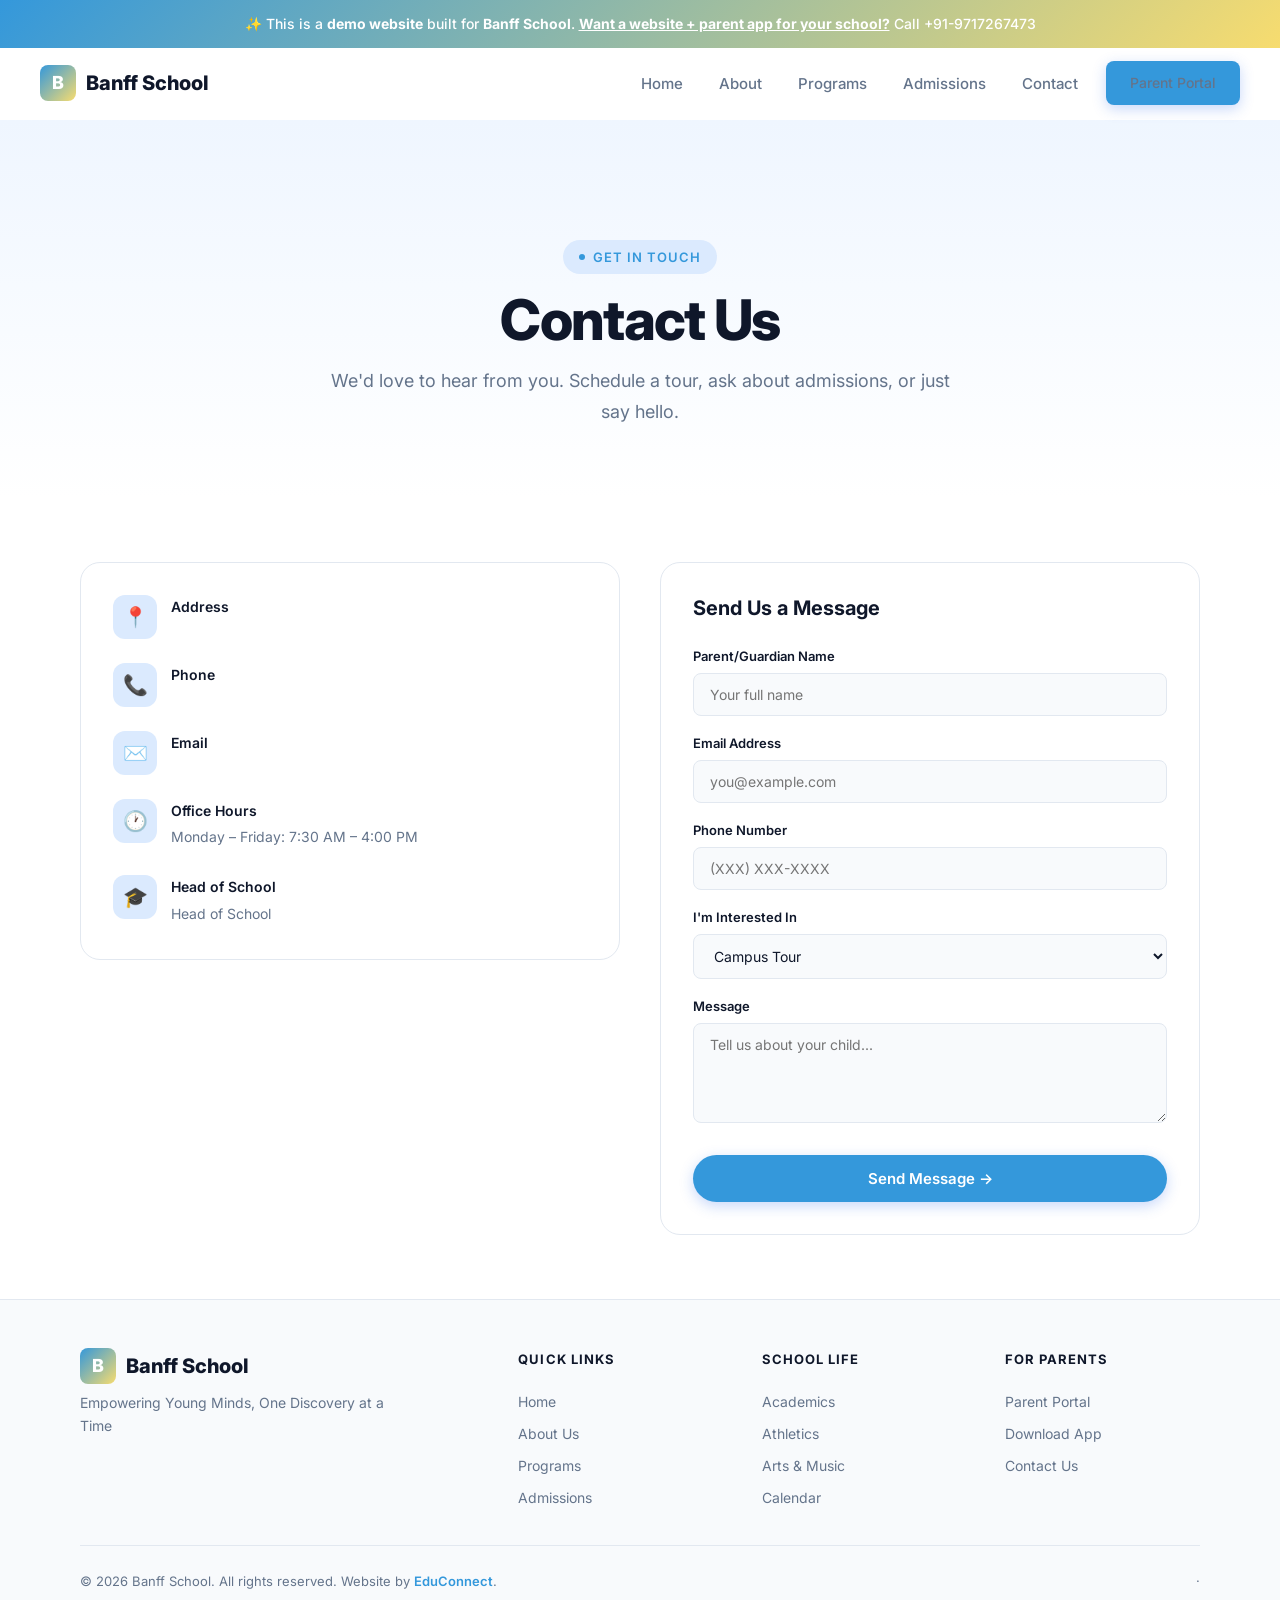
<file: contact.html>
<!DOCTYPE html><html lang="en"><head>
  <meta charset="UTF-8"><meta name="viewport" content="width=device-width,initial-scale=1.0">
  <title>Contact — Banff School</title>
  <meta name="description" content="Contact — Banff School, a premier school in Houston, TX serving Pre-K – 8th Grade.">
  <meta property="og:title" content="Contact — Banff School"><meta property="og:type" content="website">
  <link rel="preconnect" href="https://fonts.googleapis.com"><link rel="preconnect" href="https://fonts.gstatic.com" crossorigin>
  <link href="https://fonts.googleapis.com/css2?family=Inter:wght@400;500;600;700;800&display=swap" rel="stylesheet">
  <link rel="stylesheet" href="/styles.css"><script src="/main.js" defer></script>
</head><body><div class="demo-banner">
  ✨ This is a <strong>demo website</strong> built for <strong>Banff School</strong>.
  <a href="mailto:bhupender@myfirststepschool.com">Want a website + parent app for your school?</a> Call +91-9717267473
</div>
<nav class="navbar">
  <a href="/" class="logo"><span class="logo-icon">B</span>Banff School</a>
  <div class="nav-links">
    <a href="/">Home</a>
    <a href="/about.html">About</a>
    <a href="/programs.html">Programs</a>
    <a href="/admissions.html">Admissions</a>
    <a href="/contact.html">Contact</a>
    <a href="/parents.html" class="btn btn-primary" style="padding:10px 24px;font-size:14px">Parent Portal</a>
  </div>
  <button class="hamburger" aria-label="Toggle menu"><span></span><span></span><span></span></button>
</nav><main>
<section class="page-hero"><div class="container">
  <div class="badge animate-on-scroll mb-4">Get in Touch</div>
  <h1 class="heading-xl animate-on-scroll mb-4">Contact Us</h1>
  <p class="text-lg text-muted max-w-lg mx-auto animate-on-scroll">We'd love to hear from you. Schedule a tour, ask about admissions, or just say hello.</p>
</div></section>
<section class="content-section"><div class="container" style="max-width:1200px"><div class="contact-grid">
  <div>
    <div class="contact-info-card animate-on-scroll mb-8">
      <div class="contact-item"><div class="contact-icon">📍</div><div><h4>Address</h4><p></p></div></div>
      <div class="contact-item"><div class="contact-icon">📞</div><div><h4>Phone</h4><p></p></div></div>
      <div class="contact-item"><div class="contact-icon">✉️</div><div><h4>Email</h4><p></p></div></div>
      <div class="contact-item"><div class="contact-icon">🕐</div><div><h4>Office Hours</h4><p>Monday – Friday: 7:30 AM – 4:00 PM</p></div></div>
      <div class="contact-item"><div class="contact-icon">🎓</div><div><h4>Head of School</h4><p>Head of School</p></div></div>
    </div>
  </div>
  <div class="contact-form animate-on-scroll">
    <h3 class="heading-sm mb-6">Send Us a Message</h3>
    <form action="mailto:" method="POST" enctype="text/plain">
      <div class="form-group"><label class="form-label">Parent/Guardian Name</label><input type="text" class="form-input" placeholder="Your full name" required></div>
      <div class="form-group"><label class="form-label">Email Address</label><input type="email" class="form-input" placeholder="you@example.com" required></div>
      <div class="form-group"><label class="form-label">Phone Number</label><input type="tel" class="form-input" placeholder="(XXX) XXX-XXXX"></div>
      <div class="form-group"><label class="form-label">I'm Interested In</label>
        <select class="form-input"><option>Campus Tour</option><option>Admissions Inquiry</option><option>Transfer Student</option><option>General Question</option></select>
      </div>
      <div class="form-group"><label class="form-label">Message</label><textarea class="form-textarea" placeholder="Tell us about your child..." rows="4" required></textarea></div>
      <button type="submit" class="btn btn-primary" style="width:100%">Send Message →</button>
    </form>
  </div>
</div></div></section>
</main><footer class="footer">
  <div class="container">
    <div class="footer-grid">
      <div class="footer-brand">
        <div class="logo" style="margin-bottom:8px"><span class="logo-icon">B</span>Banff School</div>
        <p>Empowering Young Minds, One Discovery at a Time</p>
        <p style="margin-top:12px;font-size:13px"></p>
      </div>
      <div class="footer-col"><h4>Quick Links</h4><a href="/">Home</a><a href="/about.html">About Us</a><a href="/programs.html">Programs</a><a href="/admissions.html">Admissions</a></div>
      <div class="footer-col"><h4>School Life</h4><a href="/programs.html">Academics</a><a href="/programs.html">Athletics</a><a href="/programs.html">Arts &amp; Music</a><a href="/contact.html">Calendar</a></div>
      <div class="footer-col"><h4>For Parents</h4><a href="/parents.html">Parent Portal</a><a href="/parents.html">Download App</a><a href="/contact.html">Contact Us</a><a href="tel:"></a></div>
    </div>
    <div class="footer-bottom">
      <p>&copy; 2026 Banff School. All rights reserved. Website by <a href="mailto:bhupender@myfirststepschool.com">EduConnect</a>.</p>
      <p> &middot; <a href="mailto:"></a></p>
    </div>
  </div>
</footer></body></html>
</file>
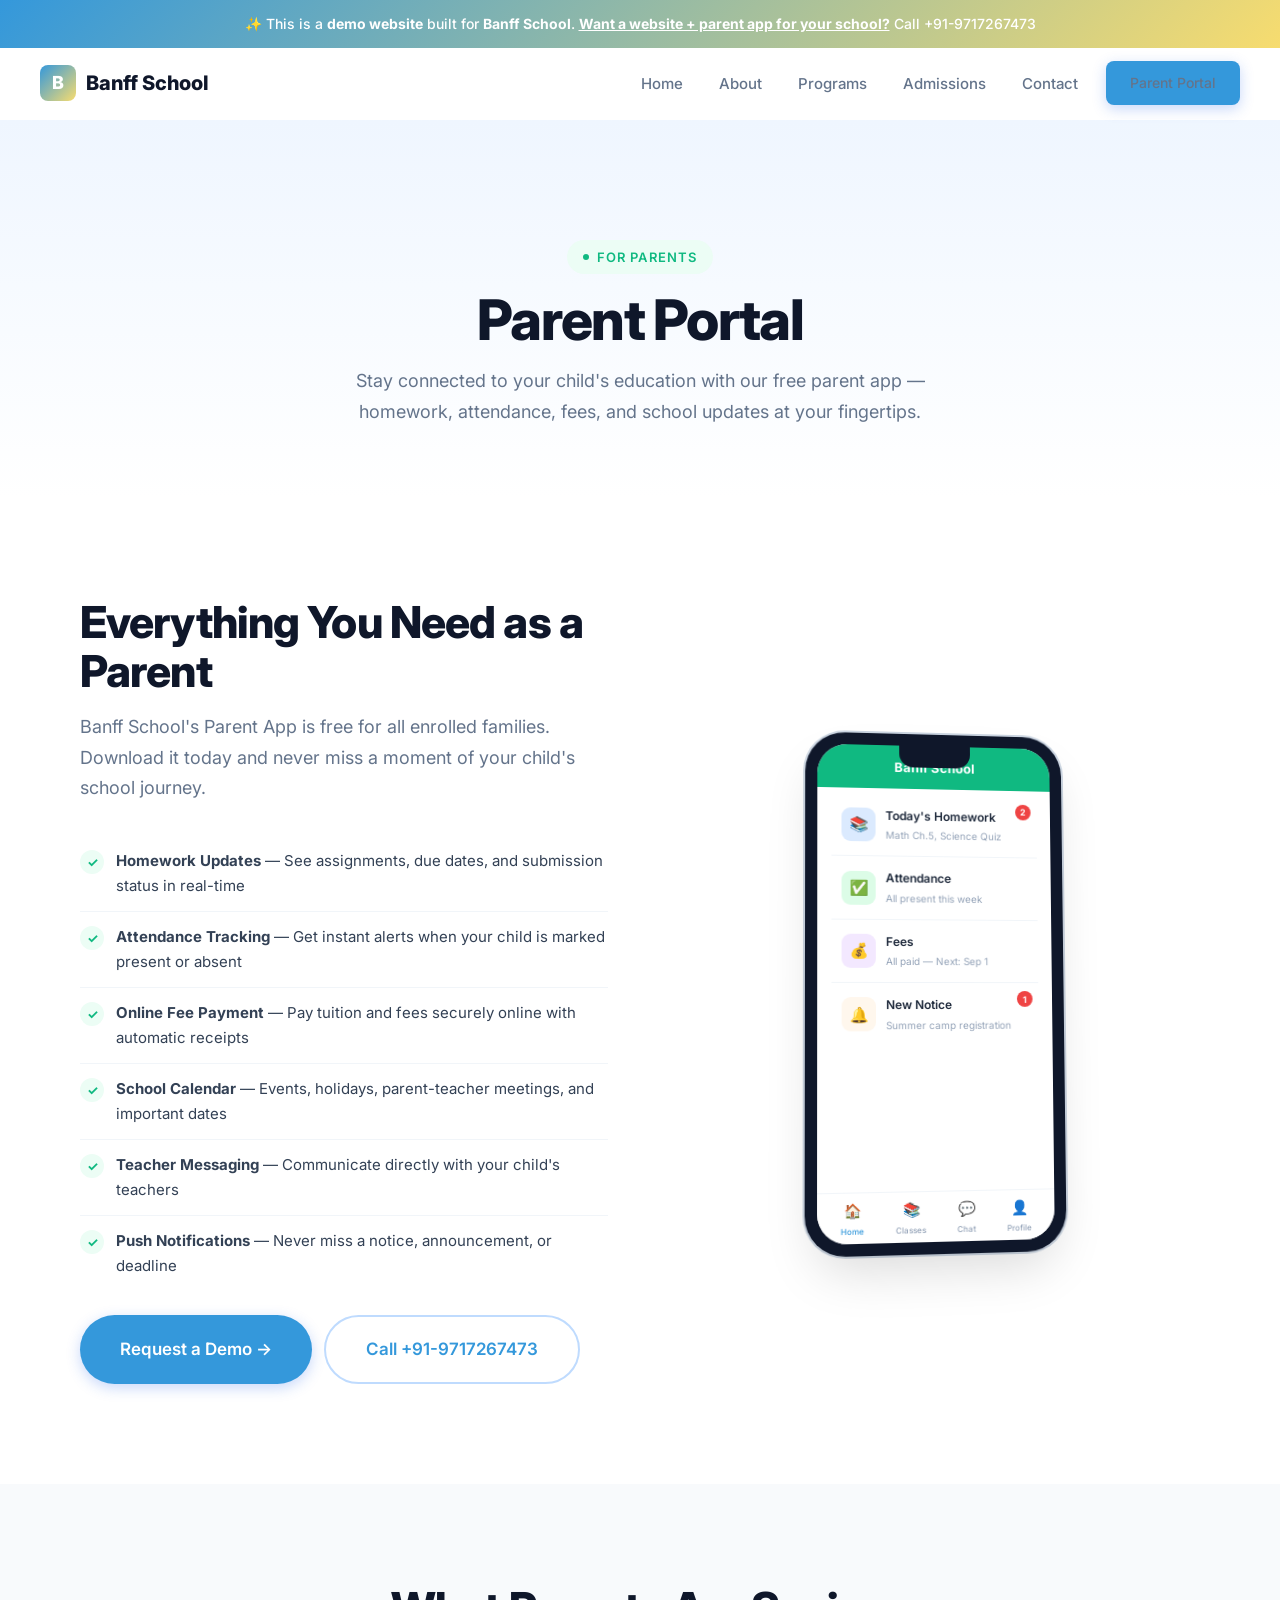
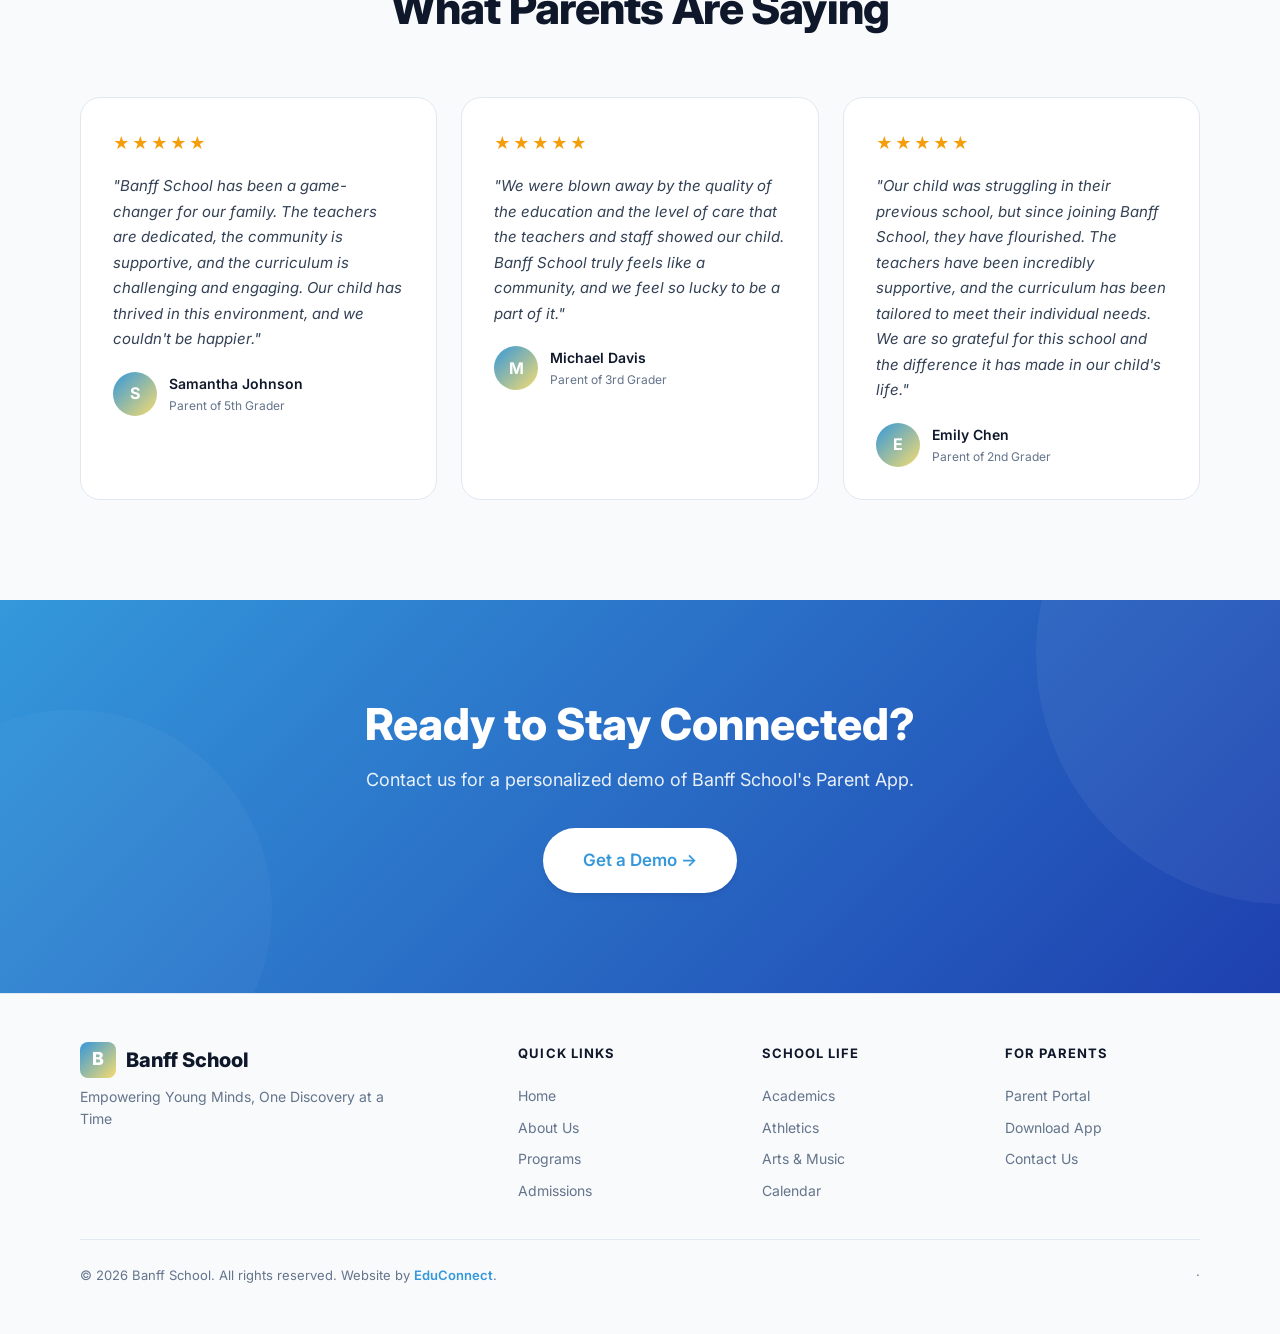
<file: parents.html>
<!DOCTYPE html><html lang="en"><head>
  <meta charset="UTF-8"><meta name="viewport" content="width=device-width,initial-scale=1.0">
  <title>Parent Portal — Banff School</title>
  <meta name="description" content="Parent Portal — Banff School, a premier school in Houston, TX serving Pre-K – 8th Grade.">
  <meta property="og:title" content="Parent Portal — Banff School"><meta property="og:type" content="website">
  <link rel="preconnect" href="https://fonts.googleapis.com"><link rel="preconnect" href="https://fonts.gstatic.com" crossorigin>
  <link href="https://fonts.googleapis.com/css2?family=Inter:wght@400;500;600;700;800&display=swap" rel="stylesheet">
  <link rel="stylesheet" href="/styles.css"><script src="/main.js" defer></script>
</head><body><div class="demo-banner">
  ✨ This is a <strong>demo website</strong> built for <strong>Banff School</strong>.
  <a href="mailto:bhupender@myfirststepschool.com">Want a website + parent app for your school?</a> Call +91-9717267473
</div>
<nav class="navbar">
  <a href="/" class="logo"><span class="logo-icon">B</span>Banff School</a>
  <div class="nav-links">
    <a href="/">Home</a>
    <a href="/about.html">About</a>
    <a href="/programs.html">Programs</a>
    <a href="/admissions.html">Admissions</a>
    <a href="/contact.html">Contact</a>
    <a href="/parents.html" class="btn btn-primary" style="padding:10px 24px;font-size:14px">Parent Portal</a>
  </div>
  <button class="hamburger" aria-label="Toggle menu"><span></span><span></span><span></span></button>
</nav><main>
<section class="page-hero"><div class="container">
  <div class="badge accent animate-on-scroll mb-4">For Parents</div>
  <h1 class="heading-xl animate-on-scroll mb-4">Parent Portal</h1>
  <p class="text-lg text-muted max-w-lg mx-auto animate-on-scroll">Stay connected to your child's education with our free parent app — homework, attendance, fees, and school updates at your fingertips.</p>
</div></section>
<section class="portal-section section-padding"><div class="container"><div class="portal-grid">
  <div>
    <h2 class="heading-lg animate-on-scroll mb-4">Everything You Need as a Parent</h2>
    <p class="text-lg text-muted animate-on-scroll mb-8">Banff School's Parent App is free for all enrolled families. Download it today and never miss a moment of your child's school journey.</p>
    <ul class="portal-features animate-on-scroll">
      <li><span class="pf-icon">✓</span><div><strong>Homework Updates</strong> — See assignments, due dates, and submission status in real-time</div></li>
      <li><span class="pf-icon">✓</span><div><strong>Attendance Tracking</strong> — Get instant alerts when your child is marked present or absent</div></li>
      <li><span class="pf-icon">✓</span><div><strong>Online Fee Payment</strong> — Pay tuition and fees securely online with automatic receipts</div></li>
      <li><span class="pf-icon">✓</span><div><strong>School Calendar</strong> — Events, holidays, parent-teacher meetings, and important dates</div></li>
      <li><span class="pf-icon">✓</span><div><strong>Teacher Messaging</strong> — Communicate directly with your child's teachers</div></li>
      <li><span class="pf-icon">✓</span><div><strong>Push Notifications</strong> — Never miss a notice, announcement, or deadline</div></li>
    </ul>
    <div class="animate-on-scroll" style="display:flex;gap:12px;flex-wrap:wrap;margin-top:24px">
      <a href="mailto:bhupender@myfirststepschool.com?subject=Parent App Demo" class="btn btn-primary btn-lg">Request a Demo →</a>
      <a href="tel:+919717267473" class="btn btn-outline btn-lg">Call +91-9717267473</a>
    </div>
  </div>
  <div class="animate-on-scroll" style="display:flex;justify-content:center">
    <div class="phone-mockup" style="transform:perspective(1000px) rotateY(6deg) rotateX(3deg)"><div class="phone-screen">
      <div class="phone-status-bar" style="background:var(--accent)">Banff School</div>
      <div class="phone-screen-content">
        <div class="phone-nav-item"><div class="phone-nav-icon blue">📚</div><div><div class="phone-nav-label">Today's Homework</div><div class="phone-nav-sub">Math Ch.5, Science Quiz</div></div><div class="phone-badge">2</div></div>
        <div class="phone-nav-item"><div class="phone-nav-icon green">✅</div><div><div class="phone-nav-label">Attendance</div><div class="phone-nav-sub">All present this week</div></div></div>
        <div class="phone-nav-item"><div class="phone-nav-icon purple">💰</div><div><div class="phone-nav-label">Fees</div><div class="phone-nav-sub">All paid — Next: Sep 1</div></div></div>
        <div class="phone-nav-item"><div class="phone-nav-icon orange">🔔</div><div><div class="phone-nav-label">New Notice</div><div class="phone-nav-sub">Summer camp registration</div></div><div class="phone-badge">1</div></div>
      </div>
      <div class="phone-bottom-bar">
        <div class="phone-tab active"><div style="font-size:14px">🏠</div>Home</div>
        <div class="phone-tab"><div style="font-size:14px">📚</div>Classes</div>
        <div class="phone-tab"><div style="font-size:14px">💬</div>Chat</div>
        <div class="phone-tab"><div style="font-size:14px">👤</div>Profile</div>
      </div>
    </div></div>
  </div>
</div></div></section>
<section class="testimonials-section section-padding"><div class="container">
  <div class="text-center mb-16"><h2 class="heading-lg animate-on-scroll mb-4">What Parents Are Saying</h2></div>
  <div class="testimonials-grid">
      <div class="testimonial-card animate-on-scroll stagger-1">
        <div class="stars"><span class="star">★</span><span class="star">★</span><span class="star">★</span><span class="star">★</span><span class="star">★</span></div>
        <p class="testimonial-text">"Banff School has been a game-changer for our family. The teachers are dedicated, the community is supportive, and the curriculum is challenging and engaging. Our child has thrived in this environment, and we couldn't be happier."</p>
        <div class="testimonial-author"><div class="author-avatar">S</div>
        <div class="author-info"><div class="author-name">Samantha Johnson</div><div class="author-role">Parent of 5th Grader</div></div></div>
      </div>
      <div class="testimonial-card animate-on-scroll stagger-2">
        <div class="stars"><span class="star">★</span><span class="star">★</span><span class="star">★</span><span class="star">★</span><span class="star">★</span></div>
        <p class="testimonial-text">"We were blown away by the quality of the education and the level of care that the teachers and staff showed our child. Banff School truly feels like a community, and we feel so lucky to be a part of it."</p>
        <div class="testimonial-author"><div class="author-avatar">M</div>
        <div class="author-info"><div class="author-name">Michael Davis</div><div class="author-role">Parent of 3rd Grader</div></div></div>
      </div>
      <div class="testimonial-card animate-on-scroll stagger-3">
        <div class="stars"><span class="star">★</span><span class="star">★</span><span class="star">★</span><span class="star">★</span><span class="star">★</span></div>
        <p class="testimonial-text">"Our child was struggling in their previous school, but since joining Banff School, they have flourished. The teachers have been incredibly supportive, and the curriculum has been tailored to meet their individual needs. We are so grateful for this school and the difference it has made in our child's life."</p>
        <div class="testimonial-author"><div class="author-avatar">E</div>
        <div class="author-info"><div class="author-name">Emily Chen</div><div class="author-role">Parent of 2nd Grader</div></div></div>
      </div></div>
</div></section>
<section class="cta-section"><div class="container"><div class="cta-content animate-on-scroll">
  <h2>Ready to Stay Connected?</h2>
  <p>Contact us for a personalized demo of Banff School's Parent App.</p>
  <div class="cta-actions"><a href="mailto:bhupender@myfirststepschool.com?subject=Demo Request" class="btn btn-white btn-lg">Get a Demo →</a></div>
</div></div></section>
</main><footer class="footer">
  <div class="container">
    <div class="footer-grid">
      <div class="footer-brand">
        <div class="logo" style="margin-bottom:8px"><span class="logo-icon">B</span>Banff School</div>
        <p>Empowering Young Minds, One Discovery at a Time</p>
        <p style="margin-top:12px;font-size:13px"></p>
      </div>
      <div class="footer-col"><h4>Quick Links</h4><a href="/">Home</a><a href="/about.html">About Us</a><a href="/programs.html">Programs</a><a href="/admissions.html">Admissions</a></div>
      <div class="footer-col"><h4>School Life</h4><a href="/programs.html">Academics</a><a href="/programs.html">Athletics</a><a href="/programs.html">Arts &amp; Music</a><a href="/contact.html">Calendar</a></div>
      <div class="footer-col"><h4>For Parents</h4><a href="/parents.html">Parent Portal</a><a href="/parents.html">Download App</a><a href="/contact.html">Contact Us</a><a href="tel:"></a></div>
    </div>
    <div class="footer-bottom">
      <p>&copy; 2026 Banff School. All rights reserved. Website by <a href="mailto:bhupender@myfirststepschool.com">EduConnect</a>.</p>
      <p> &middot; <a href="mailto:"></a></p>
    </div>
  </div>
</footer></body></html>
</file>
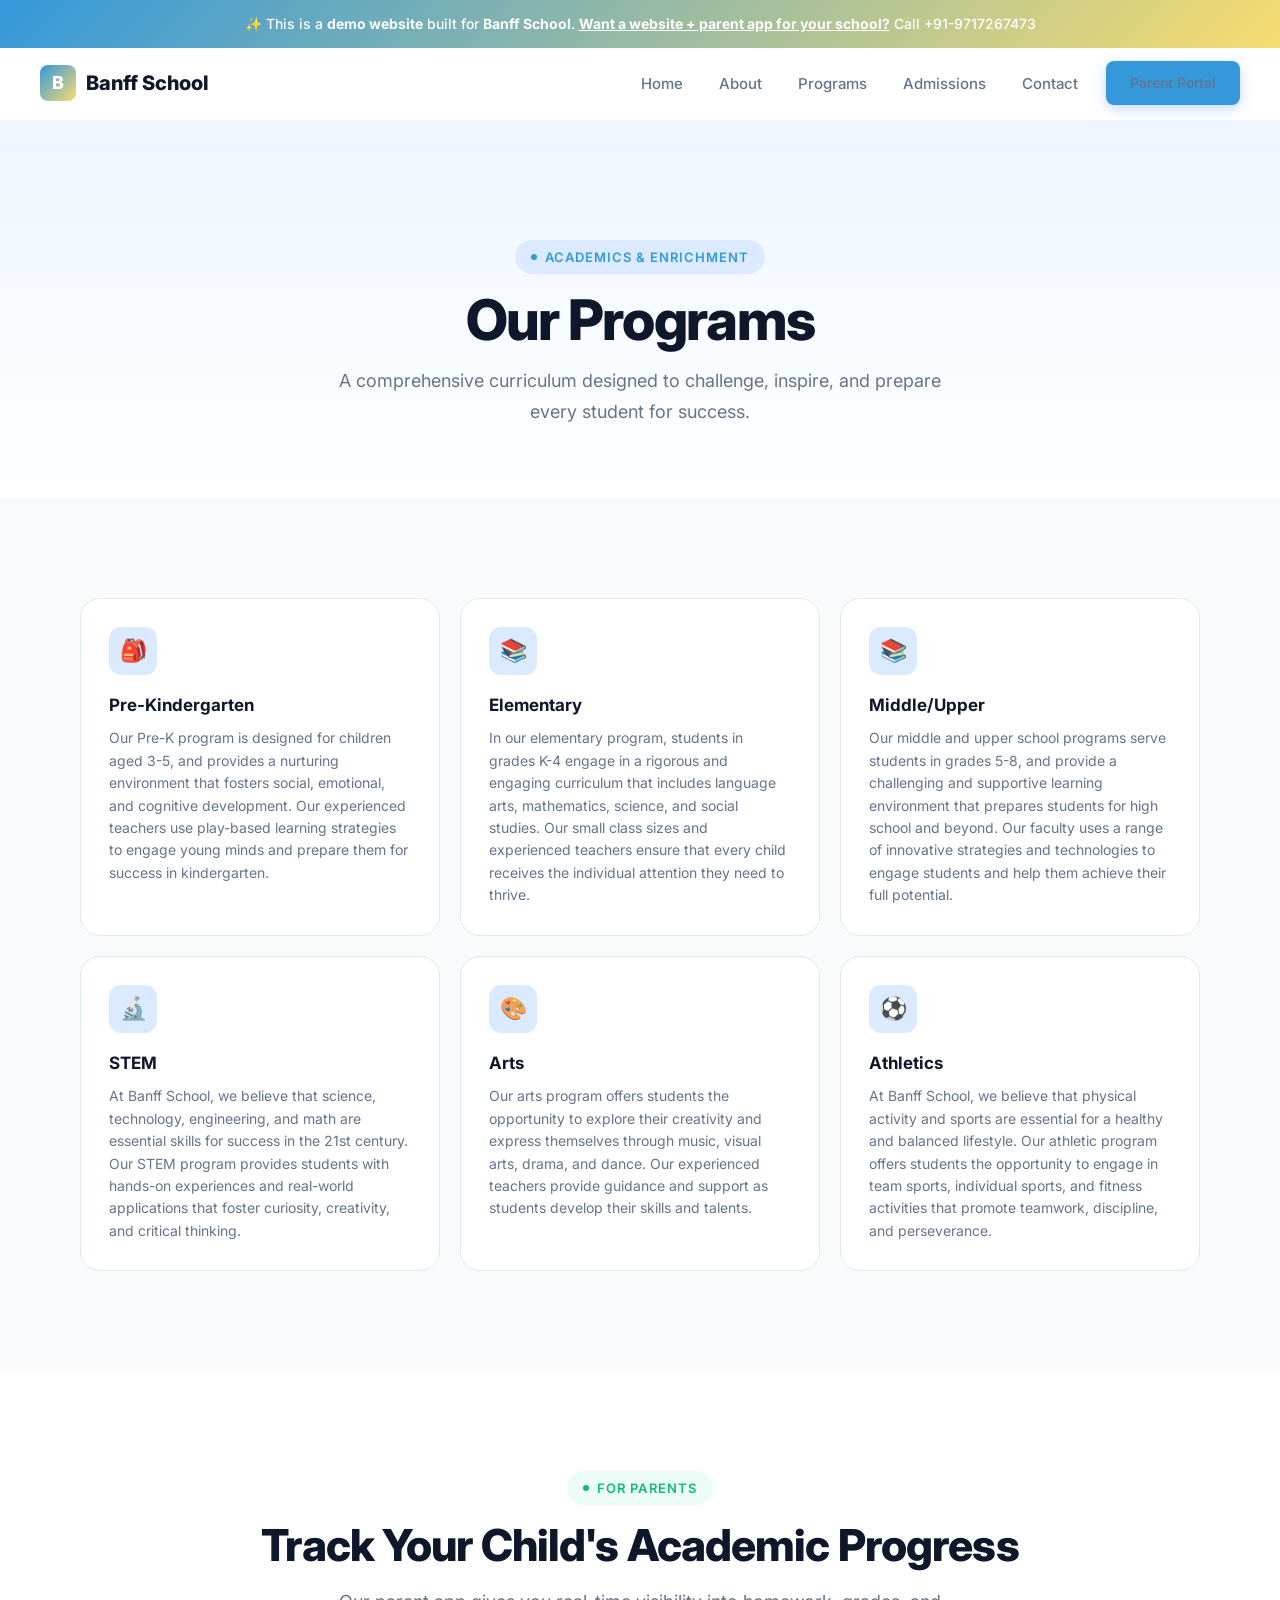
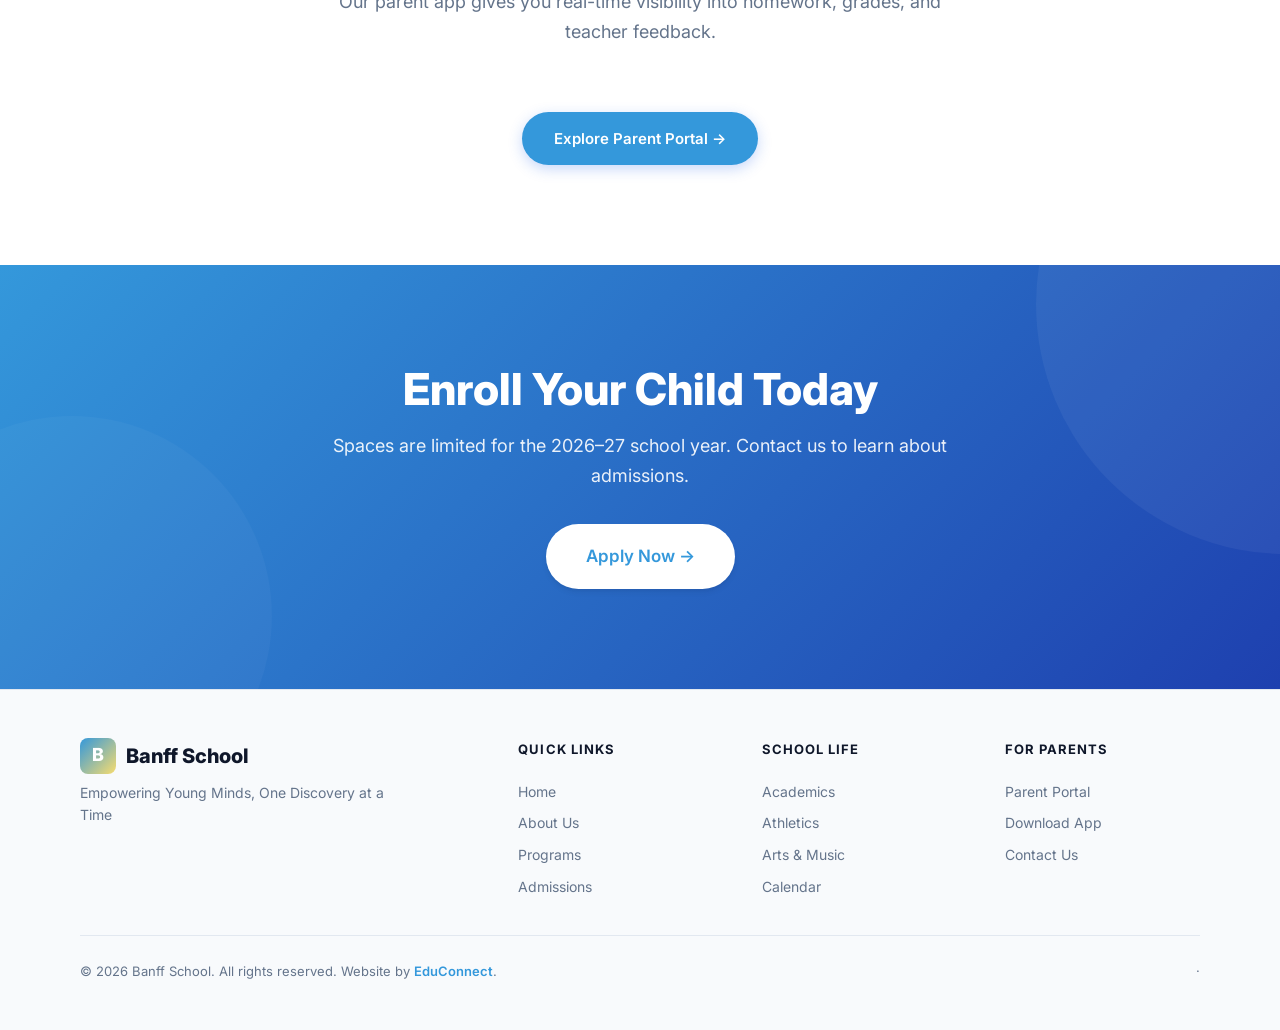
<file: programs.html>
<!DOCTYPE html><html lang="en"><head>
  <meta charset="UTF-8"><meta name="viewport" content="width=device-width,initial-scale=1.0">
  <title>Programs — Banff School</title>
  <meta name="description" content="Programs — Banff School, a premier school in Houston, TX serving Pre-K – 8th Grade.">
  <meta property="og:title" content="Programs — Banff School"><meta property="og:type" content="website">
  <link rel="preconnect" href="https://fonts.googleapis.com"><link rel="preconnect" href="https://fonts.gstatic.com" crossorigin>
  <link href="https://fonts.googleapis.com/css2?family=Inter:wght@400;500;600;700;800&display=swap" rel="stylesheet">
  <link rel="stylesheet" href="/styles.css"><script src="/main.js" defer></script>
</head><body><div class="demo-banner">
  ✨ This is a <strong>demo website</strong> built for <strong>Banff School</strong>.
  <a href="mailto:bhupender@myfirststepschool.com">Want a website + parent app for your school?</a> Call +91-9717267473
</div>
<nav class="navbar">
  <a href="/" class="logo"><span class="logo-icon">B</span>Banff School</a>
  <div class="nav-links">
    <a href="/">Home</a>
    <a href="/about.html">About</a>
    <a href="/programs.html">Programs</a>
    <a href="/admissions.html">Admissions</a>
    <a href="/contact.html">Contact</a>
    <a href="/parents.html" class="btn btn-primary" style="padding:10px 24px;font-size:14px">Parent Portal</a>
  </div>
  <button class="hamburger" aria-label="Toggle menu"><span></span><span></span><span></span></button>
</nav><main>
<section class="page-hero"><div class="container">
  <div class="badge animate-on-scroll mb-4">Academics &amp; Enrichment</div>
  <h1 class="heading-xl animate-on-scroll mb-4">Our Programs</h1>
  <p class="text-lg text-muted max-w-lg mx-auto animate-on-scroll">A comprehensive curriculum designed to challenge, inspire, and prepare every student for success.</p>
</div></section>
<section class="section-padding" style="background:var(--bg-alt)"><div class="container">
  <div class="programs-grid">
      <div class="program-card animate-on-scroll stagger-1">
        <div class="program-icon">🎒</div><h3>Pre-Kindergarten</h3><p>Our Pre-K program is designed for children aged 3-5, and provides a nurturing environment that fosters social, emotional, and cognitive development. Our experienced teachers use play-based learning strategies to engage young minds and prepare them for success in kindergarten.</p>
      </div>
      <div class="program-card animate-on-scroll stagger-2">
        <div class="program-icon">📚</div><h3>Elementary</h3><p>In our elementary program, students in grades K-4 engage in a rigorous and engaging curriculum that includes language arts, mathematics, science, and social studies. Our small class sizes and experienced teachers ensure that every child receives the individual attention they need to thrive.</p>
      </div>
      <div class="program-card animate-on-scroll stagger-3">
        <div class="program-icon">📚</div><h3>Middle/Upper</h3><p>Our middle and upper school programs serve students in grades 5-8, and provide a challenging and supportive learning environment that prepares students for high school and beyond. Our faculty uses a range of innovative strategies and technologies to engage students and help them achieve their full potential.</p>
      </div>
      <div class="program-card animate-on-scroll stagger-4">
        <div class="program-icon">🔬</div><h3>STEM</h3><p>At Banff School, we believe that science, technology, engineering, and math are essential skills for success in the 21st century. Our STEM program provides students with hands-on experiences and real-world applications that foster curiosity, creativity, and critical thinking.</p>
      </div>
      <div class="program-card animate-on-scroll stagger-5">
        <div class="program-icon">🎨</div><h3>Arts</h3><p>Our arts program offers students the opportunity to explore their creativity and express themselves through music, visual arts, drama, and dance. Our experienced teachers provide guidance and support as students develop their skills and talents.</p>
      </div>
      <div class="program-card animate-on-scroll stagger-6">
        <div class="program-icon">⚽️</div><h3>Athletics</h3><p>At Banff School, we believe that physical activity and sports are essential for a healthy and balanced lifestyle. Our athletic program offers students the opportunity to engage in team sports, individual sports, and fitness activities that promote teamwork, discipline, and perseverance.</p>
      </div></div>
</div></section>
<section class="portal-section section-padding"><div class="container">
  <div class="text-center mb-16">
    <div class="badge accent animate-on-scroll mb-4">For Parents</div>
    <h2 class="heading-lg animate-on-scroll mb-4">Track Your Child's Academic Progress</h2>
    <p class="text-lg text-muted max-w-lg mx-auto animate-on-scroll">Our parent app gives you real-time visibility into homework, grades, and teacher feedback.</p>
  </div>
  <div class="text-center animate-on-scroll"><a href="/parents.html" class="btn btn-primary">Explore Parent Portal →</a></div>
</div></section>
<section class="cta-section"><div class="container"><div class="cta-content animate-on-scroll">
  <h2>Enroll Your Child Today</h2>
  <p>Spaces are limited for the 2026–27 school year. Contact us to learn about admissions.</p>
  <div class="cta-actions"><a href="/admissions.html" class="btn btn-white btn-lg">Apply Now →</a></div>
</div></div></section>
</main><footer class="footer">
  <div class="container">
    <div class="footer-grid">
      <div class="footer-brand">
        <div class="logo" style="margin-bottom:8px"><span class="logo-icon">B</span>Banff School</div>
        <p>Empowering Young Minds, One Discovery at a Time</p>
        <p style="margin-top:12px;font-size:13px"></p>
      </div>
      <div class="footer-col"><h4>Quick Links</h4><a href="/">Home</a><a href="/about.html">About Us</a><a href="/programs.html">Programs</a><a href="/admissions.html">Admissions</a></div>
      <div class="footer-col"><h4>School Life</h4><a href="/programs.html">Academics</a><a href="/programs.html">Athletics</a><a href="/programs.html">Arts &amp; Music</a><a href="/contact.html">Calendar</a></div>
      <div class="footer-col"><h4>For Parents</h4><a href="/parents.html">Parent Portal</a><a href="/parents.html">Download App</a><a href="/contact.html">Contact Us</a><a href="tel:"></a></div>
    </div>
    <div class="footer-bottom">
      <p>&copy; 2026 Banff School. All rights reserved. Website by <a href="mailto:bhupender@myfirststepschool.com">EduConnect</a>.</p>
      <p> &middot; <a href="mailto:"></a></p>
    </div>
  </div>
</footer></body></html>
</file>
<file: styles.css>
/* ===== DESIGN SYSTEM — LIGHT PROFESSIONAL ===== */
:root{
  --primary:#3498DB;--primary-50:#eff6ff;--primary-100:#dbeafe;--primary-200:#bfdbfe;
  --primary-500:#3498DB;--primary-600:#1d4ed8;--primary-700:#1e40af;
  --secondary:#F7DC6F;--accent:#10b981;--accent-50:#ecfdf5;
  --white:#fff;--gray-50:#f8fafc;--gray-100:#f1f5f9;--gray-200:#e2e8f0;--gray-300:#cbd5e1;
  --gray-400:#94a3b8;--gray-500:#64748b;--gray-600:#475569;--gray-700:#334155;
  --gray-800:#1e293b;--gray-900:#0f172a;
  --bg:var(--white);--bg-alt:var(--gray-50);--text:var(--gray-700);
  --text-heading:var(--gray-900);--text-muted:var(--gray-500);--border:var(--gray-200);
  --shadow-sm:0 1px 3px rgba(0,0,0,.06),0 1px 2px rgba(0,0,0,.04);
  --shadow-md:0 4px 6px -1px rgba(0,0,0,.07),0 2px 4px -2px rgba(0,0,0,.05);
  --shadow-lg:0 10px 15px -3px rgba(0,0,0,.08),0 4px 6px -4px rgba(0,0,0,.04);
  --shadow-xl:0 20px 25px -5px rgba(0,0,0,.08),0 8px 10px -6px rgba(0,0,0,.04);
  --shadow-2xl:0 25px 50px -12px rgba(0,0,0,.15);
  --shadow-primary:0 4px 14px rgba(37,99,235,.25);
  --radius-sm:8px;--radius-md:12px;--radius-lg:16px;--radius-xl:20px;--radius-2xl:24px;--radius-full:9999px;
  --font:'Inter',-apple-system,BlinkMacSystemFont,'Segoe UI',sans-serif;
}
*,*::before,*::after{margin:0;padding:0;box-sizing:border-box}
html{scroll-behavior:smooth;-webkit-font-smoothing:antialiased}
body{font-family:var(--font);background:var(--bg);color:var(--text);line-height:1.7;overflow-x:hidden;font-size:16px}
a{color:inherit;text-decoration:none}img{max-width:100%;display:block}button{font-family:inherit;cursor:pointer}
.container{max-width:1200px;margin:0 auto;padding:0 24px}
@media(min-width:768px){.container{padding:0 40px}}
.section-padding{padding:80px 0}
@media(min-width:768px){.section-padding{padding:100px 0}}
.badge{display:inline-flex;align-items:center;gap:8px;padding:6px 16px;font-size:13px;font-weight:600;text-transform:uppercase;letter-spacing:.08em;border-radius:var(--radius-full);background:var(--primary-100);color:var(--primary)}
.badge::before{content:'';width:6px;height:6px;border-radius:50%;background:var(--primary);animation:pulse 2s infinite}
.badge.accent{background:var(--accent-50);color:var(--accent)}.badge.accent::before{background:var(--accent)}
.heading-xl{font-size:clamp(32px,5vw,56px);font-weight:800;line-height:1.08;letter-spacing:-.03em;color:var(--text-heading)}
.heading-lg{font-size:clamp(28px,4vw,44px);font-weight:800;line-height:1.12;letter-spacing:-.02em;color:var(--text-heading)}
.heading-md{font-size:clamp(22px,3vw,32px);font-weight:700;line-height:1.2;color:var(--text-heading)}
.heading-sm{font-size:20px;font-weight:700;line-height:1.3;color:var(--text-heading)}
.text-lg{font-size:18px;line-height:1.7;color:var(--text)}
.text-base{font-size:16px;line-height:1.7;color:var(--text)}
.text-sm{font-size:14px;line-height:1.6;color:var(--text-muted)}
.text-center{text-align:center}.text-muted{color:var(--text-muted)}
.gradient-text{background:linear-gradient(135deg,var(--primary),var(--secondary));-webkit-background-clip:text;-webkit-text-fill-color:transparent;background-clip:text}
.max-w-lg{max-width:640px}.mx-auto{margin-left:auto;margin-right:auto}
.mb-4{margin-bottom:16px}.mb-6{margin-bottom:24px}.mb-8{margin-bottom:32px}
.mb-12{margin-bottom:48px}.mb-16{margin-bottom:64px}
.btn{display:inline-flex;align-items:center;justify-content:center;gap:8px;padding:14px 32px;font-size:15px;font-weight:600;border-radius:var(--radius-full);border:none;cursor:pointer;transition:all .25s cubic-bezier(.4,0,.2,1);text-decoration:none;white-space:nowrap}
.btn-primary{background:var(--primary);color:var(--white);box-shadow:var(--shadow-primary)}
.btn-primary:hover{background:var(--primary-600);transform:translateY(-2px);box-shadow:0 8px 24px rgba(37,99,235,.3)}
.btn-lg{padding:18px 40px;font-size:17px}
.btn-outline{background:transparent;color:var(--primary);border:2px solid var(--primary-200)}
.btn-outline:hover{background:var(--primary-50);border-color:var(--primary);transform:translateY(-2px)}
.btn-white{background:var(--white);color:var(--primary);box-shadow:var(--shadow-md)}
.btn-white:hover{transform:translateY(-2px);box-shadow:var(--shadow-lg)}
.demo-banner{background:linear-gradient(135deg,var(--primary),var(--secondary));color:var(--white);text-align:center;padding:12px 24px;font-size:14px;font-weight:500;position:relative;z-index:200}
.demo-banner strong{font-weight:700}.demo-banner a{color:var(--white);text-decoration:underline;font-weight:700}
.navbar{position:sticky;top:0;z-index:100;display:flex;justify-content:space-between;align-items:center;padding:0 24px;height:72px;background:rgba(255,255,255,.92);backdrop-filter:blur(20px) saturate(180%);border-bottom:1px solid transparent;transition:all .3s ease}
@media(min-width:768px){.navbar{padding:0 40px}}
.navbar.scrolled{border-bottom-color:var(--border);box-shadow:var(--shadow-sm)}
.logo{display:flex;align-items:center;gap:10px;font-size:18px;font-weight:800;color:var(--text-heading)}
@media(min-width:768px){.logo{font-size:20px}}
.logo-icon{width:36px;height:36px;border-radius:var(--radius-sm);background:linear-gradient(135deg,var(--primary),var(--secondary));display:flex;align-items:center;justify-content:center;color:white;font-size:18px;font-weight:800}
.nav-links{display:flex;gap:4px;align-items:center}
.nav-links a{padding:8px 16px;font-size:15px;font-weight:500;color:var(--text-muted);border-radius:var(--radius-sm);transition:all .2s ease}
.nav-links a:hover{color:var(--text-heading);background:var(--gray-50)}
.nav-links .btn{margin-left:8px}
.hamburger{display:none;background:none;border:none;padding:8px;min-height:44px;min-width:44px;flex-direction:column;justify-content:center;align-items:center}
.hamburger span{display:block;width:22px;height:2px;background:var(--gray-700);margin:3px 0;transition:all .3s ease;border-radius:2px}
.hamburger.active span:nth-child(1){transform:rotate(45deg) translate(4px,4px)}
.hamburger.active span:nth-child(2){opacity:0}
.hamburger.active span:nth-child(3){transform:rotate(-45deg) translate(4px,-4px)}
@media(max-width:768px){.hamburger{display:flex}.nav-links{display:none;position:fixed;top:72px;left:0;right:0;bottom:0;background:var(--white);flex-direction:column;align-items:center;justify-content:center;gap:16px;z-index:200}.nav-links.open{display:flex}.nav-links a{font-size:18px;padding:12px 24px}}
.hero{position:relative;overflow:hidden;background:linear-gradient(180deg,var(--primary-50) 0%,var(--white) 100%)}
.hero-inner{display:grid;grid-template-columns:1fr;gap:48px;align-items:center;padding:60px 0 80px}
@media(min-width:1024px){.hero-inner{grid-template-columns:1fr 1fr;gap:64px;padding:80px 0 100px}}
.hero-content{max-width:560px}
@media(max-width:1023px){.hero-content{text-align:center;margin:0 auto}}
.hero-actions{display:flex;gap:12px;flex-wrap:wrap}
@media(max-width:1023px){.hero-actions{justify-content:center}}
.hero-visual{display:flex;justify-content:center;align-items:center;position:relative}
.school-illustration{position:relative;width:100%;max-width:480px;aspect-ratio:4/3;border-radius:var(--radius-2xl);overflow:hidden;background:linear-gradient(135deg,var(--primary-100),var(--primary-50));border:1px solid var(--primary-200);box-shadow:var(--shadow-xl)}
.school-illustration-inner{width:100%;height:100%;display:flex;flex-direction:column;align-items:center;justify-content:center;gap:16px;padding:32px}
.school-building{font-size:80px;line-height:1}
.school-illustration h3{font-size:18px;font-weight:700;color:var(--primary-700);text-align:center}
.school-illustration p{font-size:13px;color:var(--primary-600);text-align:center;font-weight:500}
.hero-info-cards{display:flex;gap:12px;flex-wrap:wrap;margin-top:20px}
@media(max-width:1023px){.hero-info-cards{justify-content:center}}
.info-chip{display:flex;align-items:center;gap:6px;padding:8px 16px;background:var(--white);border:1px solid var(--border);border-radius:var(--radius-full);font-size:13px;font-weight:500;color:var(--gray-600);box-shadow:var(--shadow-sm)}
.info-chip .ic-icon{font-size:16px}
.float-card{position:absolute;background:var(--white);border-radius:var(--radius-lg);box-shadow:var(--shadow-xl);padding:14px 18px;display:flex;align-items:center;gap:10px;font-size:13px;font-weight:600;color:var(--gray-800);animation:float-gentle 4s ease-in-out infinite;z-index:5;white-space:nowrap}
.float-card.card-1{top:10%;right:-20px;animation-delay:0s}
.float-card.card-2{bottom:20%;left:-30px;animation-delay:1.5s}
.float-card.card-3{top:55%;right:-30px;animation-delay:3s}
.float-card .fc-icon{width:32px;height:32px;border-radius:8px;display:flex;align-items:center;justify-content:center;font-size:15px}
.float-card .fc-icon.green{background:#dcfce7;color:#16a34a}
.float-card .fc-icon.blue{background:var(--primary-100);color:var(--primary)}
.float-card .fc-icon.purple{background:#f3e8ff;color:#9333ea}
.welcome-section{background:var(--white)}
.welcome-grid{display:grid;grid-template-columns:1fr;gap:40px;align-items:center}
@media(min-width:768px){.welcome-grid{grid-template-columns:auto 1fr;gap:48px}}
.principal-card{display:flex;flex-direction:column;align-items:center;text-align:center;gap:16px}
.principal-avatar{width:120px;height:120px;border-radius:50%;background:linear-gradient(135deg,var(--primary),var(--secondary));display:flex;align-items:center;justify-content:center;font-size:48px;color:white;box-shadow:var(--shadow-lg)}
.principal-name{font-size:16px;font-weight:700;color:var(--text-heading)}
.principal-title{font-size:13px;color:var(--text-muted)}
.welcome-text blockquote{font-size:18px;font-style:italic;color:var(--text);line-height:1.8;border-left:4px solid var(--primary);padding-left:24px;margin-bottom:20px}
.welcome-text p{font-size:15px;color:var(--text-muted);line-height:1.7}
.features-section{background:var(--bg-alt)}
.features-grid{display:grid;grid-template-columns:1fr;gap:20px}
@media(min-width:640px){.features-grid{grid-template-columns:repeat(2,1fr)}}
@media(min-width:1024px){.features-grid{grid-template-columns:repeat(3,1fr)}}
.feature-card{position:relative;padding:32px;border-radius:var(--radius-xl);background:var(--white);border:1px solid var(--border);transition:all .3s ease;overflow:hidden}
.feature-card:hover{transform:translateY(-4px);box-shadow:var(--shadow-lg);border-color:var(--primary-200)}
.feature-icon{width:52px;height:52px;border-radius:var(--radius-md);background:var(--primary-100);display:flex;align-items:center;justify-content:center;margin-bottom:20px;font-size:24px;transition:transform .3s ease}
.feature-card:hover .feature-icon{transform:scale(1.1)}
.feature-card h3{font-size:18px;font-weight:700;color:var(--text-heading);margin-bottom:8px}
.feature-card p{font-size:14px;color:var(--text-muted);line-height:1.6}
.programs-section{background:var(--white)}
.programs-grid{display:grid;grid-template-columns:1fr;gap:20px}
@media(min-width:640px){.programs-grid{grid-template-columns:repeat(2,1fr)}}
@media(min-width:1024px){.programs-grid{grid-template-columns:repeat(3,1fr)}}
.program-card{padding:28px;border-radius:var(--radius-xl);background:var(--white);border:1px solid var(--border);transition:all .3s ease;position:relative;overflow:hidden}
.program-card::before{content:'';position:absolute;top:0;left:0;right:0;height:3px;background:linear-gradient(90deg,var(--primary),var(--secondary));transform:scaleX(0);transform-origin:left;transition:transform .3s ease}
.program-card:hover{transform:translateY(-4px);box-shadow:var(--shadow-lg);border-color:var(--primary-200)}
.program-card:hover::before{transform:scaleX(1)}
.program-icon{width:48px;height:48px;border-radius:var(--radius-md);background:var(--primary-100);display:flex;align-items:center;justify-content:center;margin-bottom:16px;font-size:22px}
.program-card h3{font-size:17px;font-weight:700;color:var(--text-heading);margin-bottom:8px}
.program-card p{font-size:14px;color:var(--text-muted);line-height:1.6}
.stats-section{background:linear-gradient(135deg,var(--primary),var(--primary-700));color:var(--white);padding:64px 0}
.stats-grid{display:grid;grid-template-columns:repeat(2,1fr);gap:32px;text-align:center}
@media(min-width:768px){.stats-grid{grid-template-columns:repeat(4,1fr)}}
.stat-value{font-size:clamp(32px,4vw,48px);font-weight:800;line-height:1}
.stat-label{font-size:14px;opacity:.8;margin-top:8px;font-weight:500}
.events-section{background:var(--bg-alt)}
.events-grid{display:grid;grid-template-columns:1fr;gap:16px;max-width:800px;margin:0 auto}
@media(min-width:640px){.events-grid{grid-template-columns:repeat(2,1fr)}}
.event-card{display:flex;gap:16px;padding:24px;border-radius:var(--radius-xl);background:var(--white);border:1px solid var(--border);transition:all .3s ease}
.event-card:hover{box-shadow:var(--shadow-md);border-color:var(--primary-200)}
.event-date{min-width:56px;text-align:center;padding:8px;border-radius:var(--radius-md);background:var(--primary-100)}
.event-date .month{font-size:11px;font-weight:700;text-transform:uppercase;color:var(--primary);letter-spacing:.05em}
.event-date .day{font-size:24px;font-weight:800;color:var(--primary-700);line-height:1.2}
.event-info h4{font-size:15px;font-weight:700;color:var(--text-heading);margin-bottom:4px}
.event-info p{font-size:13px;color:var(--text-muted);line-height:1.5}
.portal-section{background:var(--white)}
.portal-grid{display:grid;grid-template-columns:1fr;gap:48px;align-items:center}
@media(min-width:1024px){.portal-grid{grid-template-columns:1fr 1fr;gap:64px}}
.phone-mockup{position:relative;width:260px;height:520px;background:var(--gray-900);border-radius:40px;padding:12px;box-shadow:var(--shadow-2xl),0 0 0 2px var(--gray-300);margin:0 auto;transform:perspective(1000px) rotateY(-6deg) rotateX(3deg)}
.phone-mockup::before{content:'';position:absolute;top:12px;left:50%;transform:translateX(-50%);width:72px;height:22px;background:var(--gray-900);border-radius:0 0 14px 14px;z-index:10}
.phone-screen{width:100%;height:100%;background:var(--white);border-radius:30px;overflow:hidden;position:relative}
.phone-screen-content{padding:50px 14px 14px;font-size:12px;color:var(--gray-700)}
.phone-status-bar{position:absolute;top:0;left:0;right:0;height:44px;background:var(--primary);display:flex;align-items:center;justify-content:center;color:white;font-weight:700;font-size:13px;border-radius:18px 18px 0 0}
.phone-nav-item{display:flex;align-items:center;gap:10px;padding:12px 10px;border-bottom:1px solid var(--gray-100);position:relative}
.phone-nav-item:last-child{border-bottom:none}
.phone-nav-icon{width:34px;height:34px;border-radius:9px;display:flex;align-items:center;justify-content:center;font-size:15px;flex-shrink:0}
.phone-nav-icon.blue{background:var(--primary-100);color:var(--primary)}
.phone-nav-icon.green{background:#dcfce7;color:#16a34a}
.phone-nav-icon.purple{background:#f3e8ff;color:#9333ea}
.phone-nav-icon.orange{background:#fff7ed;color:#ea580c}
.phone-nav-label{font-weight:600;font-size:12px;color:var(--gray-800)}
.phone-nav-sub{font-size:10px;color:var(--gray-400);margin-top:1px}
.phone-badge{position:absolute;top:8px;right:6px;min-width:16px;height:16px;border-radius:8px;background:#ef4444;color:white;font-size:9px;font-weight:700;display:flex;align-items:center;justify-content:center;padding:0 4px}
.phone-bottom-bar{position:absolute;bottom:0;left:0;right:0;height:50px;background:var(--white);border-top:1px solid var(--gray-100);display:flex;align-items:center;justify-content:space-around;padding:0 8px;border-radius:0 0 18px 18px}
.phone-tab{display:flex;flex-direction:column;align-items:center;gap:2px;font-size:8px;color:var(--gray-400);font-weight:500}
.phone-tab.active{color:var(--primary)}
.portal-features{list-style:none;padding:0}
.portal-features li{display:flex;align-items:flex-start;gap:12px;padding:12px 0;border-bottom:1px solid var(--gray-100);font-size:15px;color:var(--text)}
.portal-features li:last-child{border-bottom:none}
.portal-features .pf-icon{width:24px;height:24px;border-radius:50%;background:var(--accent-50);color:var(--accent);display:flex;align-items:center;justify-content:center;flex-shrink:0;margin-top:2px;font-size:13px;font-weight:700}
.testimonials-section{background:var(--bg-alt)}
.testimonials-grid{display:grid;grid-template-columns:1fr;gap:24px}
@media(min-width:768px){.testimonials-grid{grid-template-columns:repeat(3,1fr)}}
.testimonial-card{padding:32px;border-radius:var(--radius-xl);background:var(--white);border:1px solid var(--border);transition:all .3s ease}
.testimonial-card:hover{box-shadow:var(--shadow-lg);transform:translateY(-4px)}
.stars{display:flex;gap:2px;margin-bottom:16px}.star{color:#f59e0b;font-size:16px}
.testimonial-text{font-size:15px;color:var(--text);line-height:1.7;margin-bottom:20px;font-style:italic}
.testimonial-author{display:flex;align-items:center;gap:12px}
.author-avatar{width:44px;height:44px;border-radius:50%;background:linear-gradient(135deg,var(--primary),var(--secondary));display:flex;align-items:center;justify-content:center;font-weight:700;color:var(--white);font-size:16px;flex-shrink:0}
.author-info .author-name{font-weight:600;font-size:14px;color:var(--text-heading)}
.author-info .author-role{font-size:12px;color:var(--text-muted)}
.cta-section{background:linear-gradient(135deg,var(--primary),var(--primary-700));color:var(--white);text-align:center;position:relative;overflow:hidden;padding:80px 0}
@media(min-width:768px){.cta-section{padding:100px 0}}
.cta-section::before{content:'';position:absolute;top:-50%;right:-20%;width:500px;height:500px;border-radius:50%;background:rgba(255,255,255,.05)}
.cta-section::after{content:'';position:absolute;bottom:-30%;left:-10%;width:400px;height:400px;border-radius:50%;background:rgba(255,255,255,.03)}
.cta-content{position:relative;z-index:1;max-width:640px;margin:0 auto}
.cta-content h2{font-size:clamp(28px,4vw,44px);font-weight:800;margin-bottom:16px;line-height:1.12}
.cta-content p{font-size:18px;opacity:.9;margin-bottom:32px;line-height:1.7}
.cta-actions{display:flex;gap:12px;justify-content:center;flex-wrap:wrap}
.page-hero{padding:100px 0 60px;background:linear-gradient(180deg,var(--primary-50) 0%,var(--white) 100%);text-align:center;position:relative}
@media(min-width:768px){.page-hero{padding:120px 0 70px}}
.content-section{padding:64px 0}.content-section .container{max-width:800px}
.content-section p{font-size:16px;color:var(--text);line-height:1.9;margin-bottom:24px}
.content-section p:last-child{margin-bottom:0}
.contact-grid{display:grid;grid-template-columns:1fr;gap:32px}
@media(min-width:768px){.contact-grid{grid-template-columns:1fr 1fr;gap:40px}}
.contact-info-card{padding:32px;border-radius:var(--radius-xl);background:var(--white);border:1px solid var(--border)}
.contact-item{display:flex;align-items:flex-start;gap:14px;margin-bottom:24px}
.contact-item:last-child{margin-bottom:0}
.contact-icon{width:44px;height:44px;border-radius:var(--radius-md);background:var(--primary-100);display:flex;align-items:center;justify-content:center;flex-shrink:0;font-size:20px}
.contact-item h4{font-weight:600;color:var(--text-heading);margin-bottom:2px;font-size:14px}
.contact-item p{color:var(--text-muted);font-size:14px}
.contact-form{background:var(--white);border-radius:var(--radius-xl);border:1px solid var(--border);padding:32px}
.form-group{margin-bottom:16px}.form-group:last-of-type{margin-bottom:24px}
.form-label{display:block;font-size:13px;font-weight:600;color:var(--text-heading);margin-bottom:6px}
.form-input,.form-textarea{width:100%;padding:12px 16px;border:1px solid var(--border);border-radius:var(--radius-sm);font-family:var(--font);font-size:14px;color:var(--text-heading);background:var(--gray-50);transition:all .2s ease;outline:none}
.form-input:focus,.form-textarea:focus{border-color:var(--primary);box-shadow:0 0 0 3px var(--primary-100);background:var(--white)}
.form-textarea{resize:vertical;min-height:100px}
.admissions-steps{display:grid;grid-template-columns:1fr;gap:24px;max-width:700px;margin:0 auto}
.adm-step{display:flex;gap:20px;padding:24px;background:var(--white);border-radius:var(--radius-xl);border:1px solid var(--border)}
.adm-step-num{width:48px;height:48px;border-radius:50%;background:var(--primary);color:var(--white);display:flex;align-items:center;justify-content:center;font-weight:800;font-size:20px;flex-shrink:0}
.adm-step h4{font-weight:700;color:var(--text-heading);margin-bottom:4px}
.adm-step p{font-size:14px;color:var(--text-muted);line-height:1.6}
.footer{padding:48px 0;border-top:1px solid var(--border);background:var(--gray-50)}
.footer-grid{display:grid;grid-template-columns:1fr;gap:32px}
@media(min-width:768px){.footer-grid{grid-template-columns:2fr 1fr 1fr 1fr;gap:48px}}
.footer-brand p{font-size:14px;color:var(--text-muted);margin-top:8px;line-height:1.6;max-width:320px}
.footer-col h4{font-size:13px;font-weight:700;text-transform:uppercase;letter-spacing:.08em;color:var(--text-heading);margin-bottom:16px}
.footer-col a{display:block;font-size:14px;color:var(--text-muted);padding:4px 0;transition:color .2s ease}
.footer-col a:hover{color:var(--primary)}
.footer-bottom{border-top:1px solid var(--border);margin-top:32px;padding-top:24px;display:flex;justify-content:space-between;align-items:center;flex-wrap:wrap;gap:16px}
.footer-bottom p{font-size:13px;color:var(--text-muted)}
.footer-bottom a{color:var(--primary);font-weight:600}
@keyframes pulse{0%,100%{opacity:1;transform:scale(1)}50%{opacity:.5;transform:scale(1.3)}}
@keyframes float-gentle{0%,100%{transform:translateY(0)}50%{transform:translateY(-12px)}}
.animate-on-scroll{opacity:0;transform:translateY(24px);transition:opacity .6s ease,transform .6s ease}
.animate-on-scroll.visible{opacity:1;transform:translateY(0)}
.stagger-1{transition-delay:.1s}.stagger-2{transition-delay:.2s}.stagger-3{transition-delay:.3s}
.stagger-4{transition-delay:.4s}.stagger-5{transition-delay:.5s}.stagger-6{transition-delay:.6s}
@media(prefers-reduced-motion:reduce){*,*::before,*::after{animation-duration:.01ms!important;transition-duration:.01ms!important}.animate-on-scroll{opacity:1;transform:none}.float-card{animation:none}}
</file>
